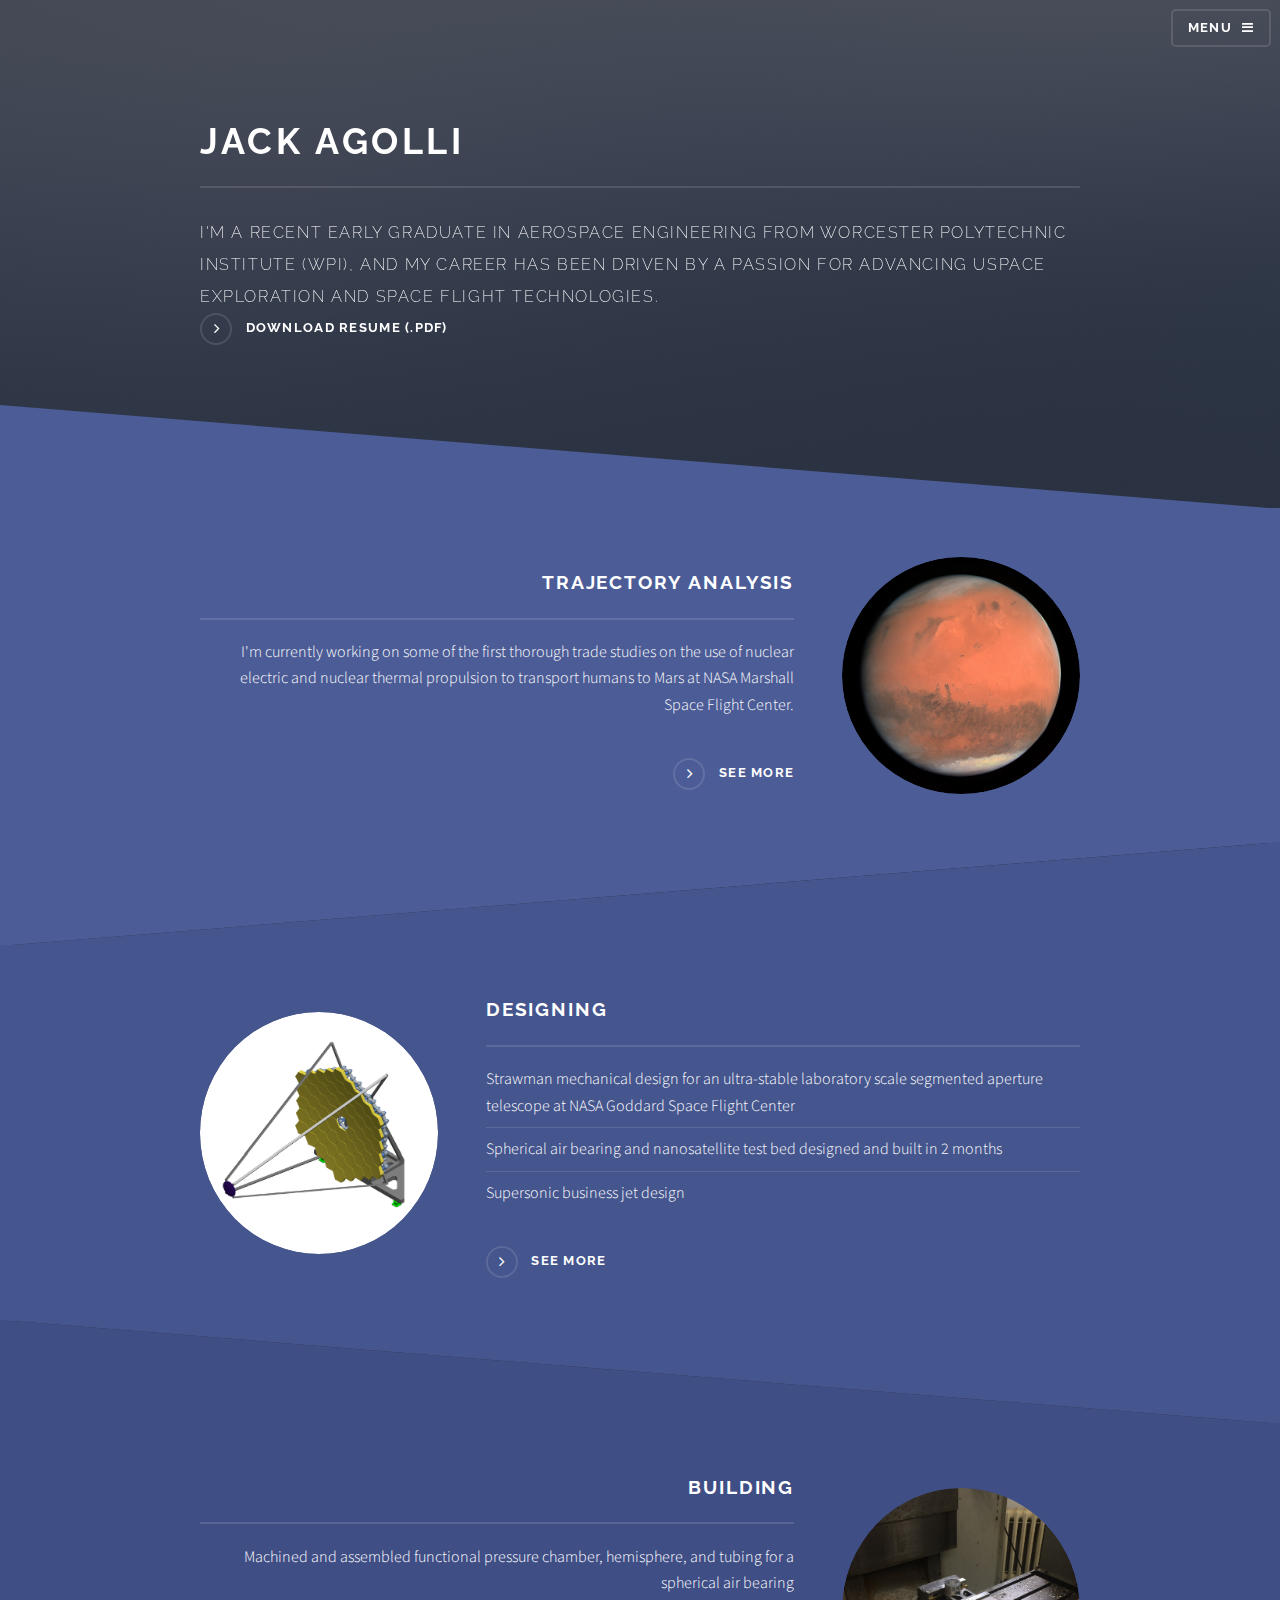
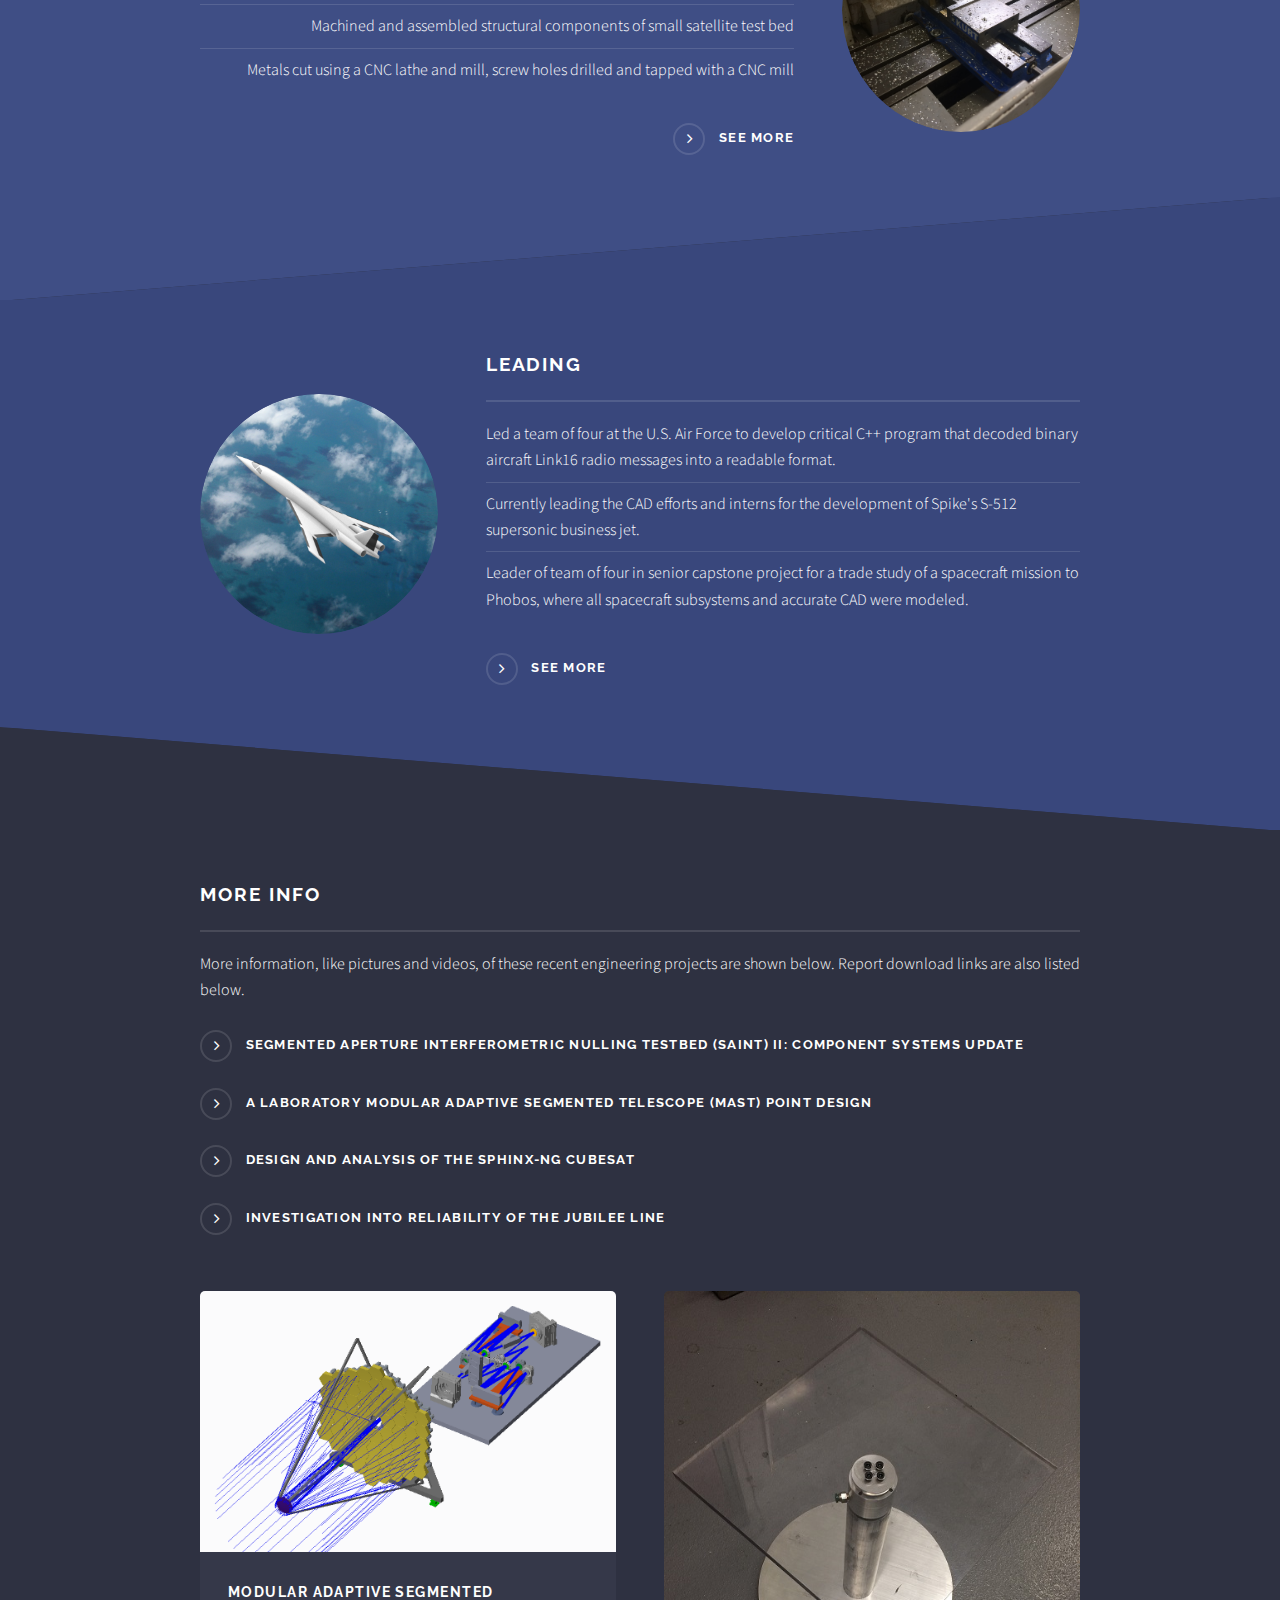
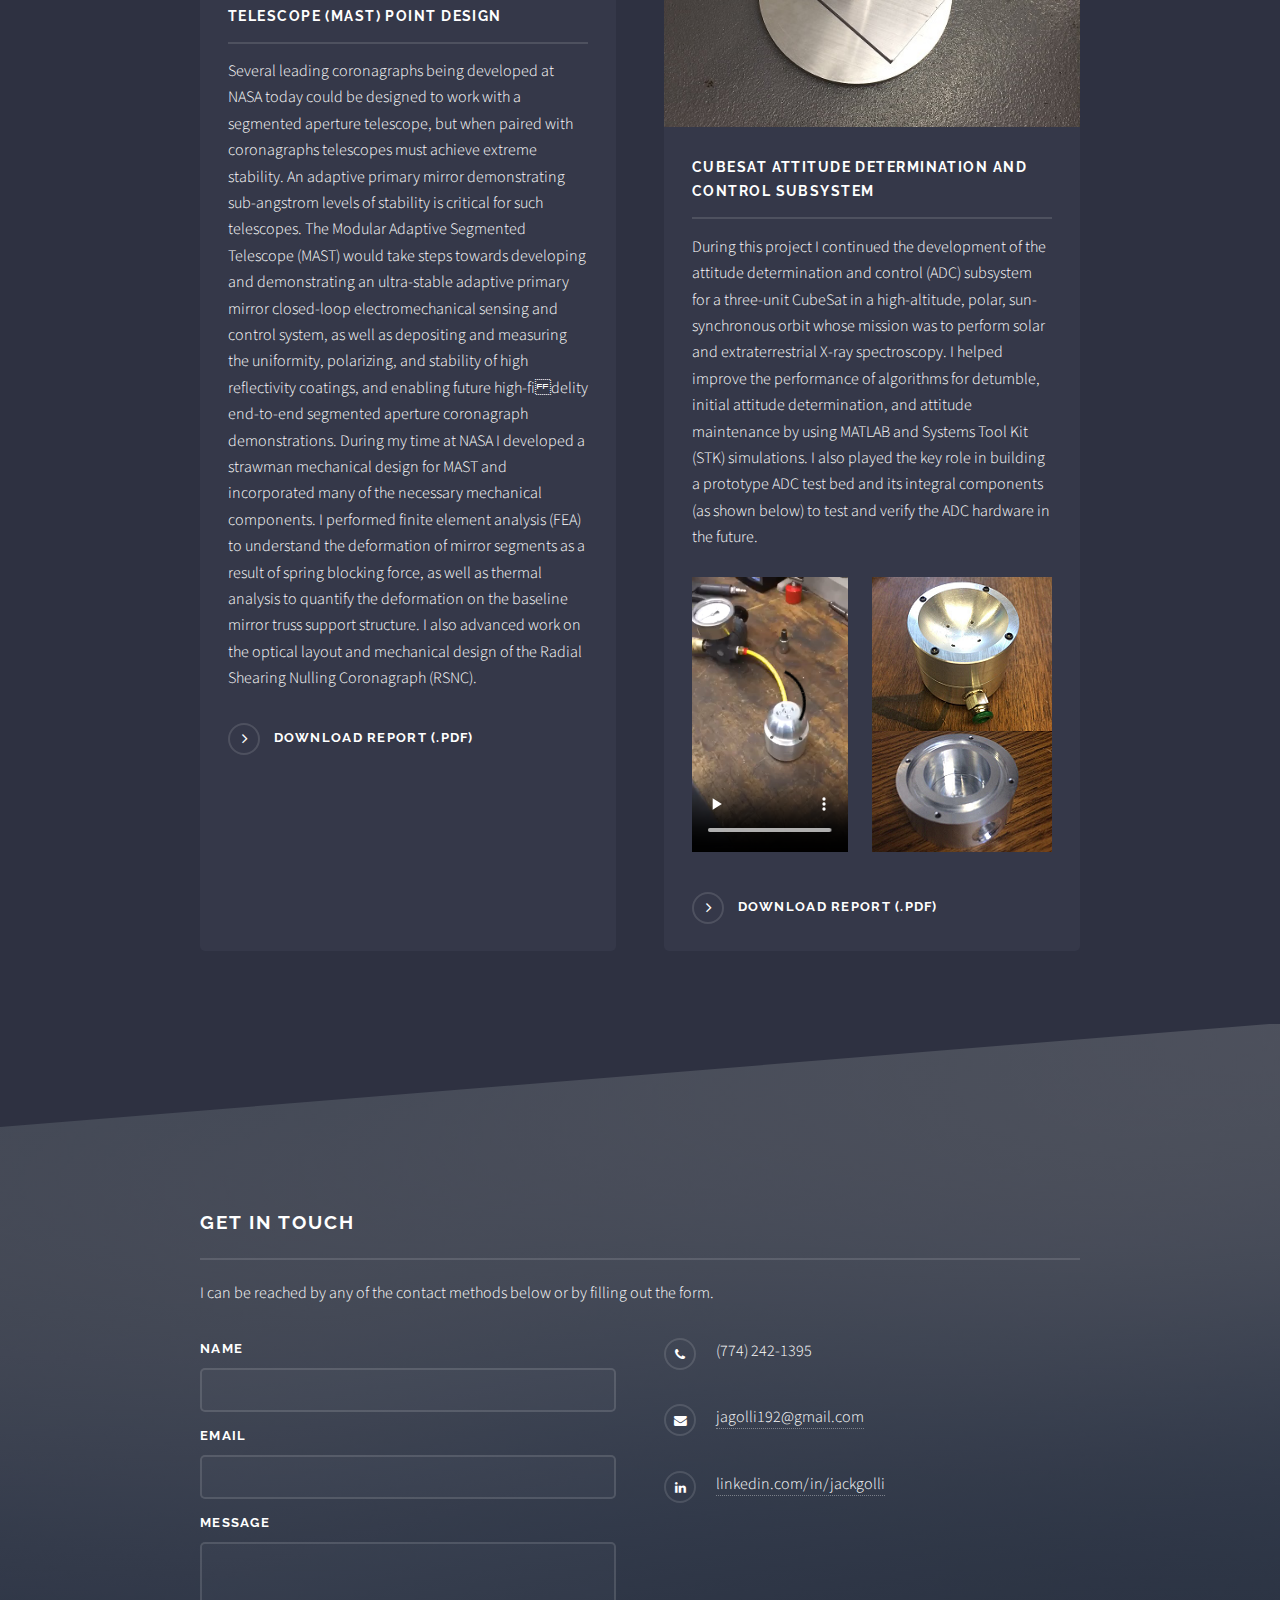
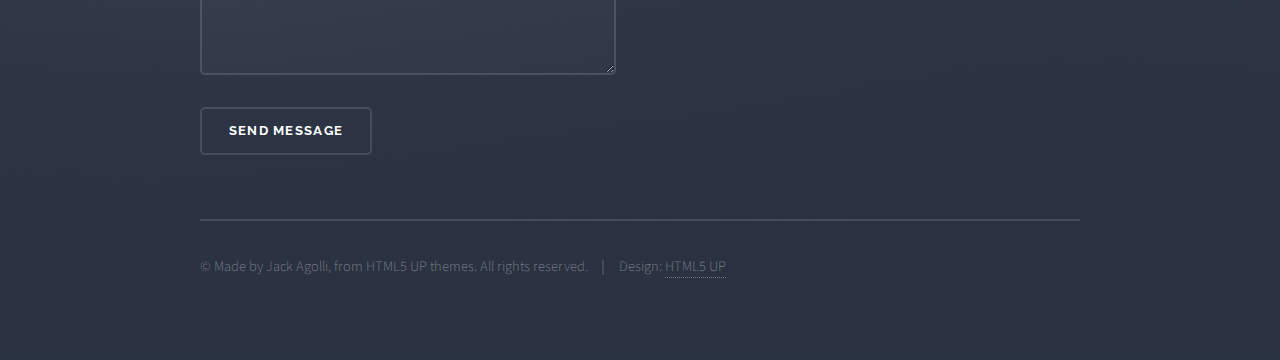
<file: index.html>
<!DOCTYPE HTML>
<!--
	Solid State by HTML5 UP
	html5up.net | @ajlkn
	Free for personal and commercial use under the CCA 3.0 license (html5up.net/license)
-->
<html>
	<head>
		<title>Jack Agolli</title>
		<meta charset="utf-8" />
		<meta name="viewport" content="width=device-width, initial-scale=1" />
		<!--[if lte IE 8]><script src="assets/js/ie/html5shiv.js"></script><![endif]-->
		<link rel="stylesheet" href="assets/css/main.css" />
		<!--[if lte IE 9]><link rel="stylesheet" href="assets/css/ie9.css" /><![endif]-->
		<!--[if lte IE 8]><link rel="stylesheet" href="assets/css/ie8.css" /><![endif]-->
	</head>
	<body>

		<!-- Page Wrapper -->
			<div id="page-wrapper">

				<!-- Header -->
					<header id="header" class="alt">
						<h1><a href="index.html">Jack Agolli</a></h1>
						<nav>
							<a href="#menu">Menu</a>
						</nav>
					</header>

				<!-- Menu -->
					<nav id="menu">
						<div class="inner">
							<h2>Menu</h2>
							<ul class="links">
								<li><a href="index.html">Home</a></li>
								<li><a href="https://www.linkedin.com/in/jackagolli/">LinkedIn</a></li>
							</ul>
							<a href="#" class="close">Close</a>
						</div>
					</nav>

				<!-- Banner -->
					<section id="banner">
						<div class="inner">
							<!-- <div class="logo"><span class="icon fa-diamond"></span></div> -->
							<h2>Jack Agolli</h2>
							<p>I'm a recent early graduate in aerospace engineering from Worcester Polytechnic Institute (WPI), and my career has been driven by a passion for advancing uspace exploration and space flight technologies.
								<a href="files/resume.pdf" class="special"><nr>Download resume (.pdf)</a>
							</p>
						</div>
					</section>

				<!-- Wrapper -->
					<section id="wrapper">

							<!-- First -->
								<section id="one" class="wrapper alt spotlight style1">
									<div class="inner">
										<a class="image"><img src="images/mars.jpg" alt="" /></a>
										<div class="content">
											<h2 class="major">Trajectory Analysis</h2>
											<div class="row">
												<div class="12u 12u$(medium)">
													<ul class="alt">
														<li>I'm currently working on some of the first thorough trade studies on the use of nuclear electric and nuclear thermal propulsion to transport humans to Mars at NASA Marshall Space Flight Center.</li>
													</ul>
												</div>
											</div>
											<a href="index.html#anchor" class="special">See more</a>
										</div>
									</div>
								</section>
						<!-- One -->
							<section id="two" class="wrapper spotlight style2">
								<div class="inner">
									<a class="image"><img src="images/nasa.png" alt="" /></a>
									<div class="content">
										<h2 class="major">Designing</h2>
											<div class="row">
												<div class="12u 12u$(medium)">
													<ul class="alt">
														<li>Strawman mechanical design for an ultra-stable laboratory scale segmented aperture telescope at NASA Goddard Space Flight Center</li>
														<li>Spherical air bearing and nanosatellite test bed designed and built in 2 months</li>
														<li>Supersonic business jet design</li>
													</ul>
												</div>
											</div>
										 <a href="index.html#anchor" class="special">See more</a>
									</div>
								</div>
							</section>

						<!-- Two -->
							<section id="three" class="wrapper alt spotlight style3">
								<div class="inner">
									<a class="image"><img src="images/cnc.JPG" alt="" /></a>
									<div class="content">
										<h2 class="major">Building</h2>
										<div class="row">
											<div class="12u 12u$(medium)">
												<ul class="alt">
													<li>Machined and assembled functional pressure chamber, hemisphere, and tubing for a spherical air bearing</li>
													<li>Machined and assembled structural components of small satellite test bed</li>
													<li>Metals cut using a CNC lathe and mill, screw holes drilled and tapped with a CNC mill</li>
												</ul>
											</div>
										</div>
										<a href="index.html#anchor" class="special">See more</a>
									</div>
								</div>
							</section>

						<!-- Three -->
							<section id="four" class="wrapper spotlight style4">
								<div class="inner">
									<a class="image"><img src="images/s512.png" alt="" /></a>
									<div class="content">
											<h2 class="major">Leading</h2>
										<div class="row">
											<div class="12u 12u$(medium)">
												<ul class="alt">
													<li>Led a team of four at the U.S. Air Force to develop critical C++ program that decoded binary aircraft Link16 radio messages into a readable format.</li>
													<li>Currently leading the CAD efforts and interns for the development of Spike's S-512 supersonic business jet.</li>
													<li>Leader of team of four in senior capstone project for a trade study of a spacecraft mission to Phobos, where all spacecraft subsystems and accurate CAD were modeled.</li>
												</ul>
											</div>
										</div>
										<a href="index.html#anchor" class="special">See more</a>
									</div>
								</div>
							</section>

						<!-- Four -->
							<section id="four" class="wrapper alt style1">
								<div class="inner">
									<h2 class="major" id="anchor">More Info</h2>
									<p>More information, like pictures and videos, of these recent engineering projects are shown below. Report download links are also listed below. <br><br>

									<a href="http://spie.org/Publications/Proceedings/Paper/10.1117/12.2273905" class="special">Segmented Aperture Interferometric Nulling Testbed (SAINT) II: component systems update</a>
									<a href="files/MAST_finalreport.pdf" class="special">A Laboratory Modular Adaptive Segmented Telescope (MAST) Point Design</a>
									<a href="https://web.wpi.edu/Pubs/E-project/Available/E-project-030217-122735/" class="special">Design and Analysis of the Sphinx-NG CubeSat</a>
									<a href="https://web.wpi.edu/Pubs/E-project/Available/E-project-042717-142011/" class="special">Investigation into Reliability of the Jubilee Line</a>


									</p>
									<section class="features">
										<article >
											<a class="image"><img src="images/final.PNG" alt="" /></a>
											<h3 class="major">Modular Adaptive Segmented Telescope (MAST) Point Design</h3>
											<p>Several leading coronagraphs being developed at NASA today could be designed to work with a segmented aperture telescope, but when paired with coronagraphs telescopes must achieve extreme stability. An adaptive primary mirror demonstrating sub-angstrom levels of stability is critical for such telescopes. The Modular Adaptive Segmented Telescope (MAST) would take steps towards developing and demonstrating an ultra-stable adaptive primary mirror closed-loop electromechanical sensing and control system, as well as depositing and measuring the uniformity, polarizing, and stability of high reflectivity coatings, and enabling future high-fidelity end-to-end segmented aperture coronagraph demonstrations. During my time at NASA I developed a strawman mechanical design for MAST and incorporated many of the necessary mechanical components. I performed finite element analysis (FEA) to understand the deformation of mirror segments as a result of spring blocking force, as well as thermal analysis to quantify the deformation on the baseline mirror truss support structure. I also advanced work on the optical layout and mechanical design of the Radial Shearing Nulling Coronagraph (RSNC).
											</p>
											<a href="files/MAST_finalreport.pdf" class="special">Download report (.pdf)</a>

										</article>
										<article>
											<a class="image"><img src="images/testbed.JPG" alt="" /></a>
											<h3 class="major">CubeSat Attitude Determination and Control Subsystem</h3>
											<p>During this project I continued the development of the attitude determination and control (ADC) subsystem for a three-unit CubeSat in a high-altitude, polar, sun-synchronous orbit whose mission was to perform solar and extraterrestrial X-ray spectroscopy. I helped improve the performance of algorithms for detumble, initial attitude determination, and attitude maintenance by using MATLAB and Systems Tool Kit (STK) simulations. I also played the key role in building a prototype ADC test bed and its integral components (as shown below) to test and verify the ADC hardware in the future.
											<br><br>
											<video controls height="275">  <source src="images/bearing.mp4" type="video/mp4"> </video>
											<img src="images/airbearing.png" align="right" alt="" />
											</p>
											<a href="https://web.wpi.edu/Pubs/E-project/Available/E-project-030217-122735/" class="special">Download report (.pdf)</a>
										</article>
										<!-- <article>
											<a href="#" class="image"><img src="images/" alt="" /></a>
											<h3 class="major">Spike Aerospace CAD Efforts</h3>
											<p>At Spike I've contributed to a wide array of engineering tasks, ranging from CAD modeling to conceptual design to 3D printing. I started as an intern in May 2016, working on 3D printing aircraft models, but due to the speed and quality of the work I produced I was involved with conceptual design and parametric CAD modeling as early as the end of 2016. After creating a parametric model of the aircraft I helped in hiring other interns for the summer of 2017. Since then I have been leading these interns in developing higher fidelity CAD models for building the demonstrator of the S-512.</p>
										</article> -->
									</section>
									<!-- <ul class="actions">
										<li><a href="#" class="button">Browse All</a></li>
									</ul>-->
								</div>
							</section>

					</section>

				<!-- Footer -->
					<section id="footer">
						<div class="inner">
							<h2 class="major">Get in touch</h2>
							<p>I can be reached by any of the contact methods below or by filling out the form.</p>
							<form method="post" action="mailto:jagolli192@gmail.com">
								<div class="field">
									<label for="name">Name</label>
									<input type="text" name="name" id="name" />
								</div>
								<div class="field">
									<label for="email">Email</label>
									<input type="email" name="email" id="email" />
								</div>
								<div class="field">
									<label for="message">Message</label>
									<textarea name="message" id="message" rows="4"></textarea>
								</div>
								<ul class="actions">
									<li><input type="submit" value="Send Message" /></li>
								</ul>
							</form>
							<ul class="contact">
								<!--<li class="fa-home">
									Untitled Inc<br />
									1234 Somewhere Road Suite #2894<br />
									Nashville, TN 00000-0000
								</li>-->
								<li class="fa-phone">(774) 242-1395</li>
								<li class="fa-envelope"><a href="mailto:jagolli192@gmail.com">jagolli192@gmail.com</a></li>
								<li class="fa-linkedin"><a href="https://www.linkedin.com/in/jackagolli/">linkedin.com/in/jackgolli</a></li>

							</ul>
							<ul class="copyright">
								<li>&copy; Made by Jack Agolli, from HTML5 UP themes. All rights reserved.</li><li>Design: <a href="http://html5up.net">HTML5 UP</a></li>
							</ul>
						</div>
					</section>

			</div>

		<!-- Scripts -->
			<script src="assets/js/skel.min.js"></script>
			<script src="assets/js/jquery.min.js"></script>
			<script src="assets/js/jquery.scrollex.min.js"></script>
			<script src="assets/js/util.js"></script>
			<!--[if lte IE 8]><script src="assets/js/ie/respond.min.js"></script><![endif]-->
			<script src="assets/js/main.js"></script>

	</body>
</html>
</file>
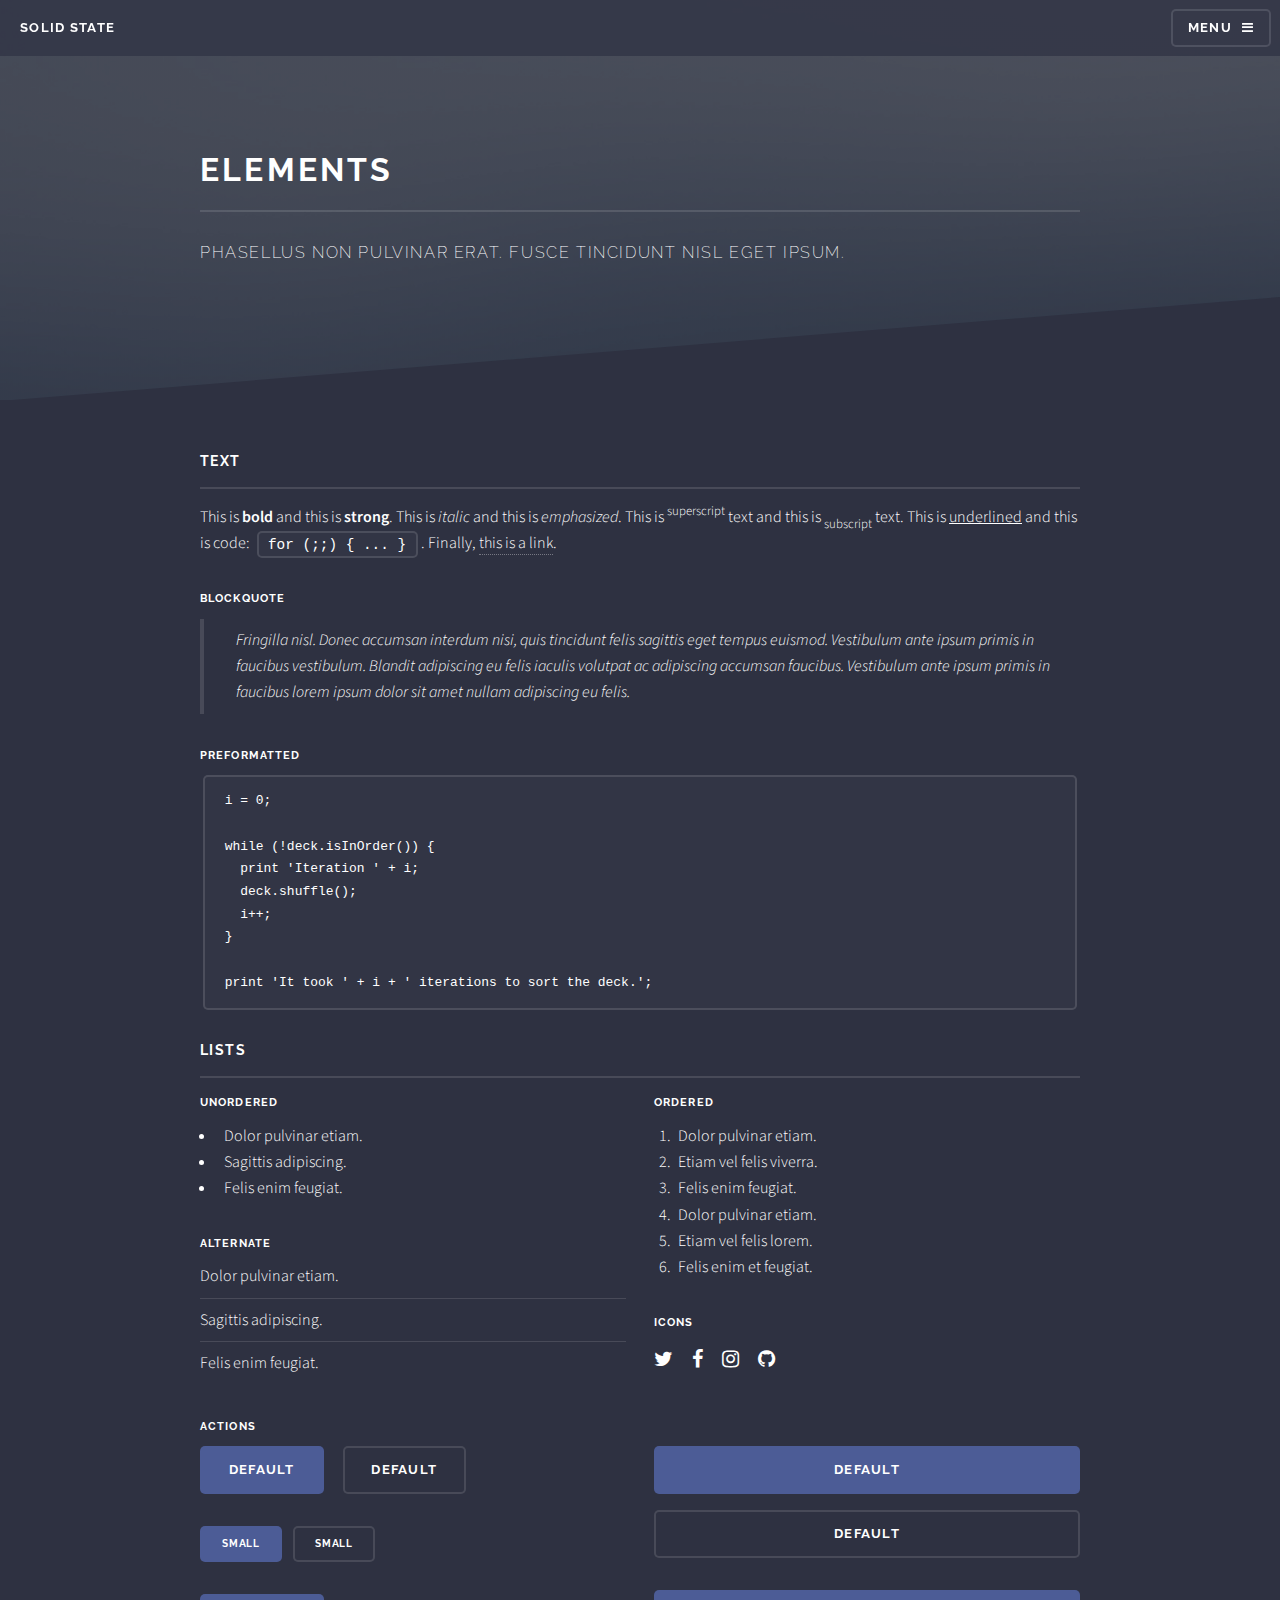
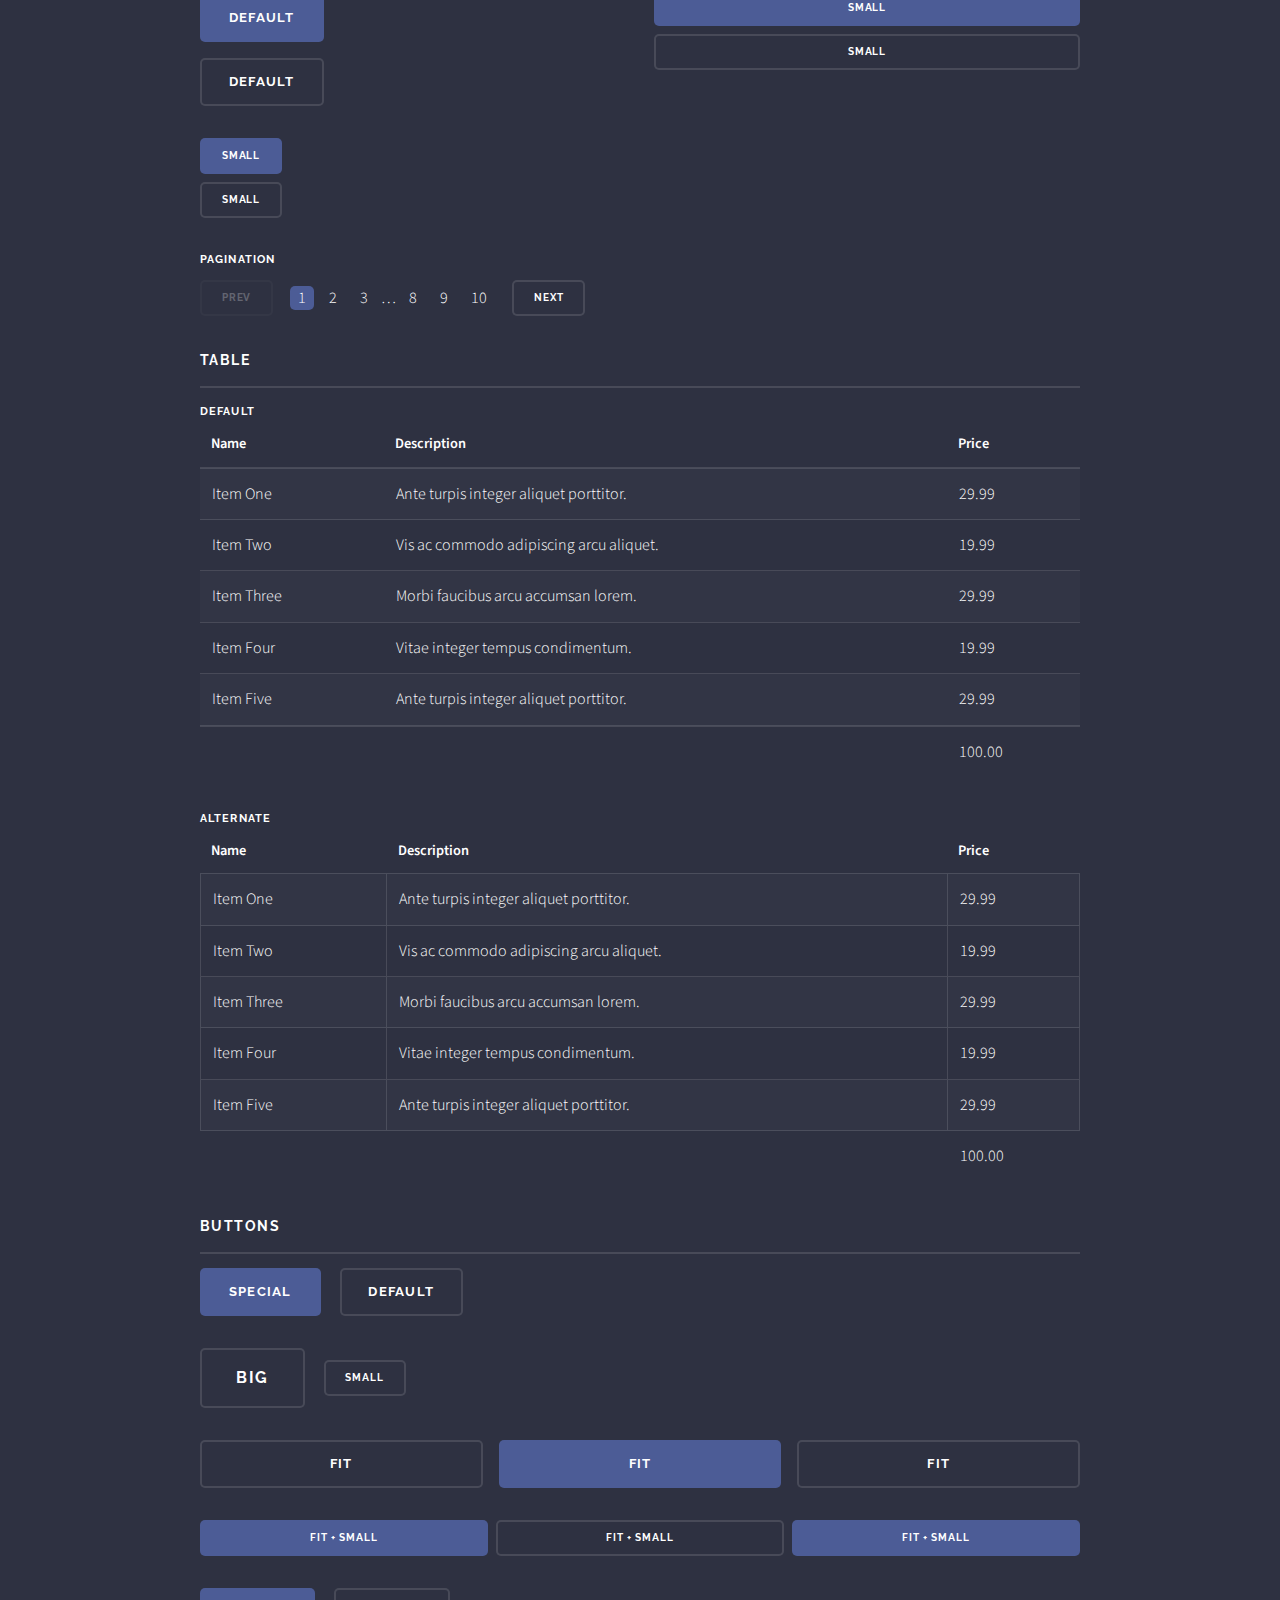
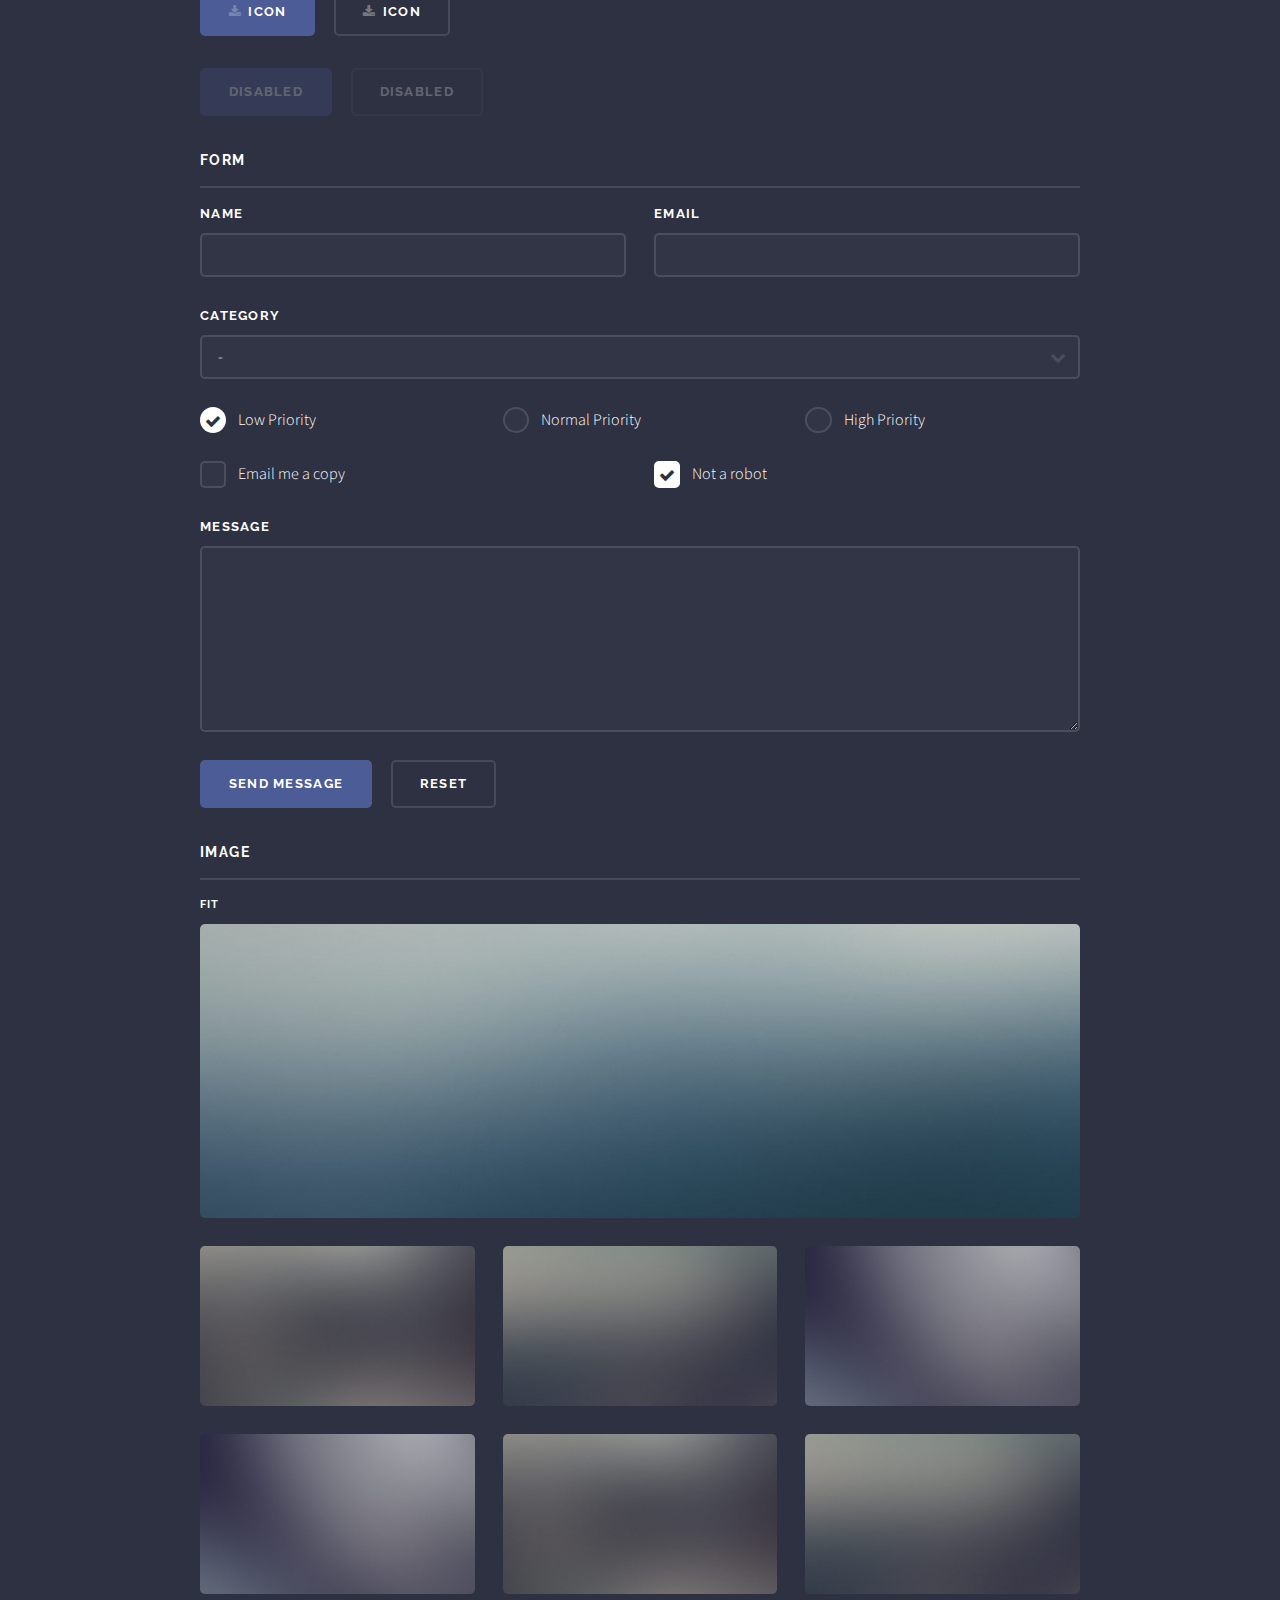
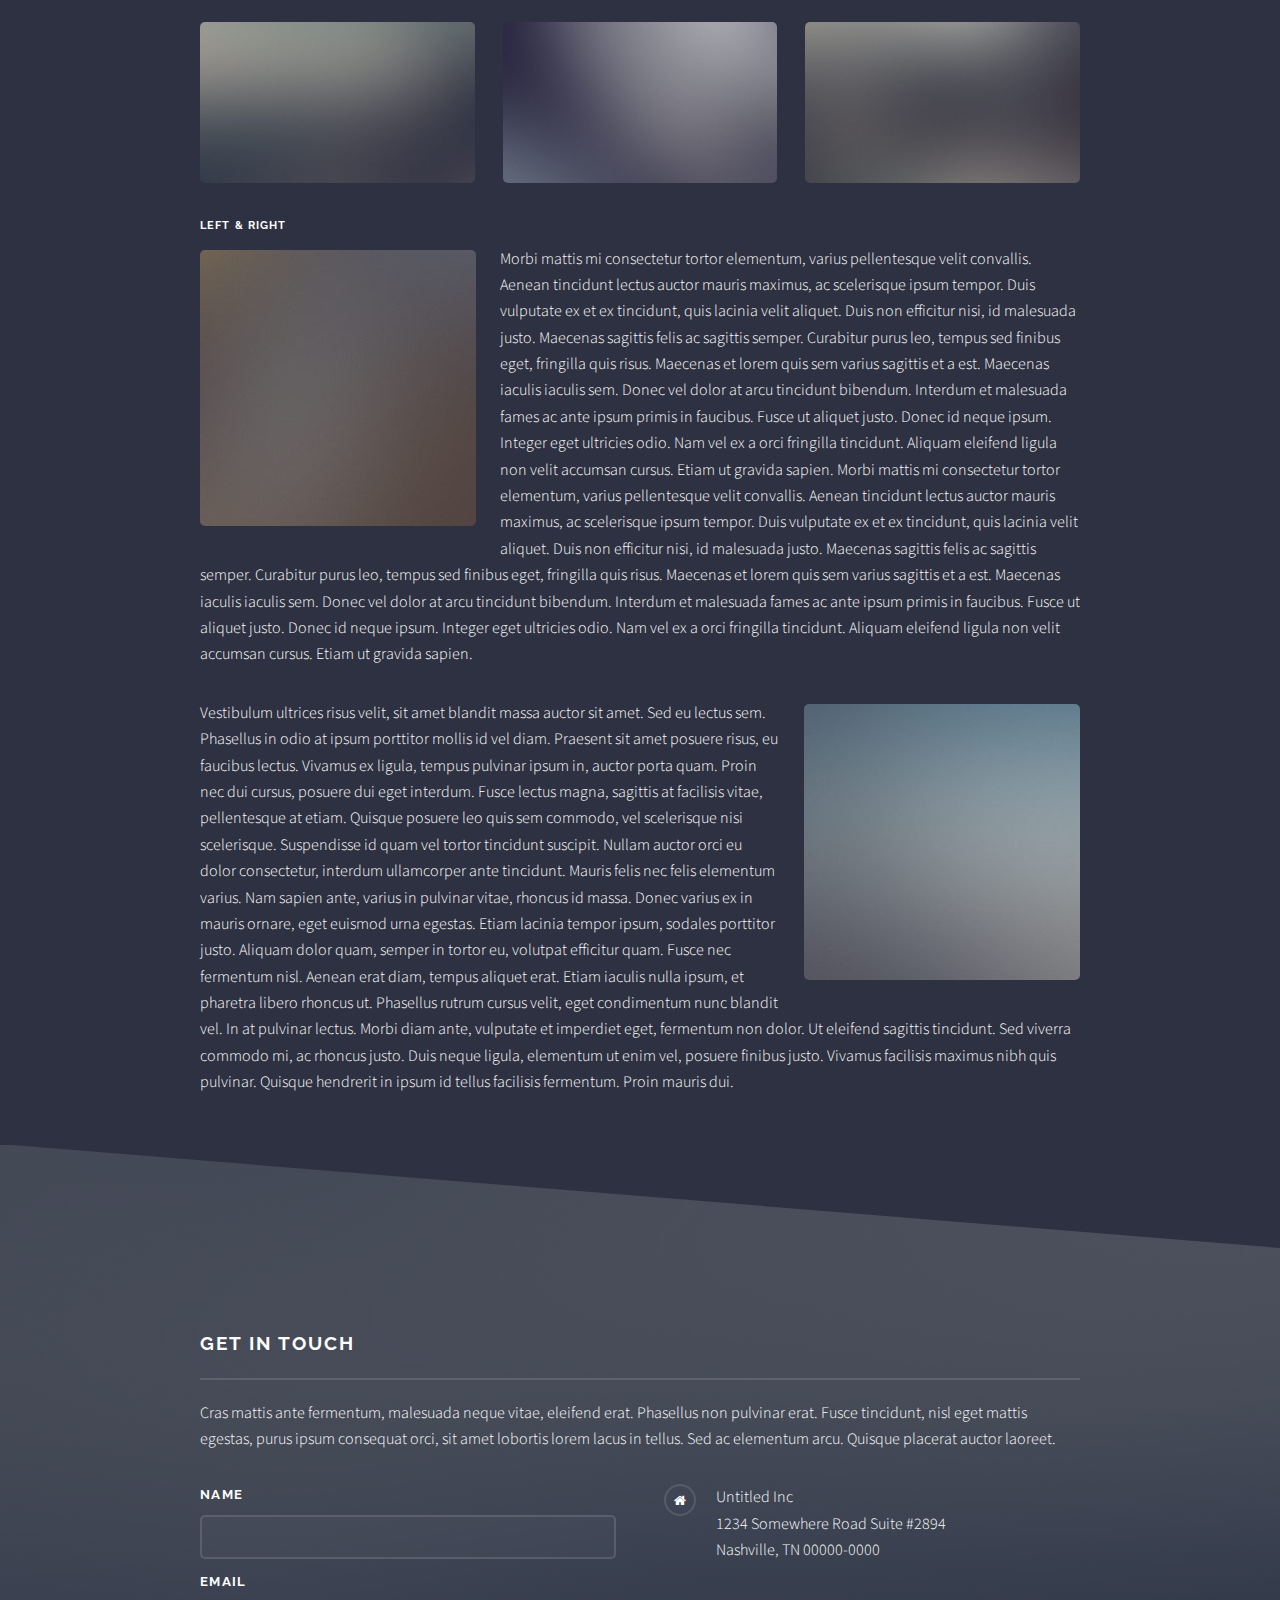
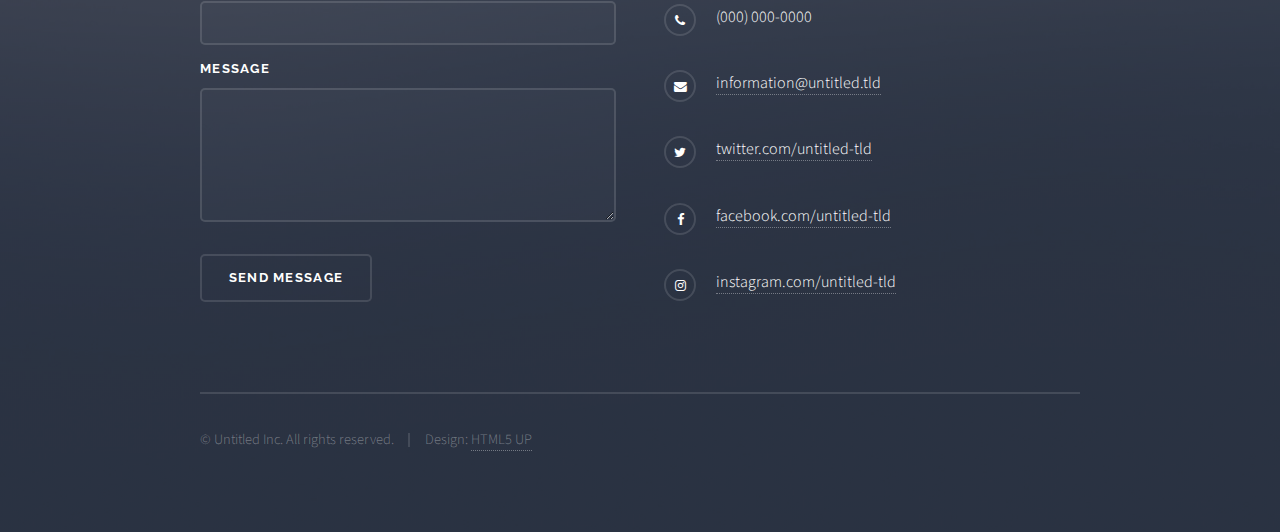
<file: elements.html>
<!DOCTYPE HTML>
<!--
	Solid State by HTML5 UP
	html5up.net | @ajlkn
	Free for personal and commercial use under the CCA 3.0 license (html5up.net/license)
-->
<html>
	<head>
		<title>Elements - Solid State by HTML5 UP</title>
		<meta charset="utf-8" />
		<meta name="viewport" content="width=device-width, initial-scale=1" />
		<!--[if lte IE 8]><script src="assets/js/ie/html5shiv.js"></script><![endif]-->
		<link rel="stylesheet" href="assets/css/main.css" />
		<!--[if lte IE 9]><link rel="stylesheet" href="assets/css/ie9.css" /><![endif]-->
		<!--[if lte IE 8]><link rel="stylesheet" href="assets/css/ie8.css" /><![endif]-->
	</head>
	<body>

		<!-- Page Wrapper -->
			<div id="page-wrapper">

				<!-- Header -->
					<header id="header">
						<h1><a href="index.html">Solid State</a></h1>
						<nav>
							<a href="#menu">Menu</a>
						</nav>
					</header>

				<!-- Menu -->
					<nav id="menu">
						<div class="inner">
							<h2>Menu</h2>
							<ul class="links">
								<li><a href="index.html">Home</a></li>
								<li><a href="generic.html">Generic</a></li>
								<li><a href="elements.html">Elements</a></li>
								<li><a href="#">Log In</a></li>
								<li><a href="#">Sign Up</a></li>
							</ul>
							<a href="#" class="close">Close</a>
						</div>
					</nav>

				<!-- Wrapper -->
					<section id="wrapper">
						<header>
							<div class="inner">
								<h2>Elements</h2>
								<p>Phasellus non pulvinar erat. Fusce tincidunt nisl eget ipsum.</p>
							</div>
						</header>

						<!-- Content -->
							<div class="wrapper">
								<div class="inner">

									<section>
										<h3 class="major">Text</h3>
										<p>This is <b>bold</b> and this is <strong>strong</strong>. This is <i>italic</i> and this is <em>emphasized</em>.
										This is <sup>superscript</sup> text and this is <sub>subscript</sub> text.
										This is <u>underlined</u> and this is code: <code>for (;;) { ... }</code>. Finally, <a href="#">this is a link</a>.</p>
										<h4>Blockquote</h4>
										<blockquote>Fringilla nisl. Donec accumsan interdum nisi, quis tincidunt felis sagittis eget tempus euismod. Vestibulum ante ipsum primis in faucibus vestibulum. Blandit adipiscing eu felis iaculis volutpat ac adipiscing accumsan faucibus. Vestibulum ante ipsum primis in faucibus lorem ipsum dolor sit amet nullam adipiscing eu felis.</blockquote>
										<h4>Preformatted</h4>
										<pre><code>i = 0;

while (!deck.isInOrder()) {
  print 'Iteration ' + i;
  deck.shuffle();
  i++;
}

print 'It took ' + i + ' iterations to sort the deck.';</code></pre>
									</section>

									<section>
										<h3 class="major">Lists</h3>
										<div class="row">
											<div class="6u 12u$(medium)">
												<h4>Unordered</h4>
												<ul>
													<li>Dolor pulvinar etiam.</li>
													<li>Sagittis adipiscing.</li>
													<li>Felis enim feugiat.</li>
												</ul>
												<h4>Alternate</h4>
												<ul class="alt">
													<li>Dolor pulvinar etiam.</li>
													<li>Sagittis adipiscing.</li>
													<li>Felis enim feugiat.</li>
												</ul>
											</div>
											<div class="6u$ 12u$(medium)">
												<h4>Ordered</h4>
												<ol>
													<li>Dolor pulvinar etiam.</li>
													<li>Etiam vel felis viverra.</li>
													<li>Felis enim feugiat.</li>
													<li>Dolor pulvinar etiam.</li>
													<li>Etiam vel felis lorem.</li>
													<li>Felis enim et feugiat.</li>
												</ol>
												<h4>Icons</h4>
												<ul class="icons">
													<li><a href="#" class="icon fa-twitter"><span class="label">Twitter</span></a></li>
													<li><a href="#" class="icon fa-facebook"><span class="label">Facebook</span></a></li>
													<li><a href="#" class="icon fa-instagram"><span class="label">Instagram</span></a></li>
													<li><a href="#" class="icon fa-github"><span class="label">Github</span></a></li>
												</ul>
											</div>
										</div>
										<h4>Actions</h4>
										<div class="row">
											<div class="6u 12u$(medium)">
												<ul class="actions">
													<li><a href="#" class="button special">Default</a></li>
													<li><a href="#" class="button">Default</a></li>
												</ul>
												<ul class="actions small">
													<li><a href="#" class="button special small">Small</a></li>
													<li><a href="#" class="button small">Small</a></li>
												</ul>
												<ul class="actions vertical">
													<li><a href="#" class="button special">Default</a></li>
													<li><a href="#" class="button">Default</a></li>
												</ul>
												<ul class="actions vertical small">
													<li><a href="#" class="button special small">Small</a></li>
													<li><a href="#" class="button small">Small</a></li>
												</ul>
											</div>
											<div class="6u 12u$(medium)">
												<ul class="actions vertical">
													<li><a href="#" class="button special fit">Default</a></li>
													<li><a href="#" class="button fit">Default</a></li>
												</ul>
												<ul class="actions vertical small">
													<li><a href="#" class="button special small fit">Small</a></li>
													<li><a href="#" class="button small fit">Small</a></li>
												</ul>
											</div>
										</div>
										<h4>Pagination</h4>
										<ul class="pagination">
											<li><span class="button small disabled">Prev</span></li>
											<li><a href="#" class="page active">1</a></li>
											<li><a href="#" class="page">2</a></li>
											<li><a href="#" class="page">3</a></li>
											<li><span>&hellip;</span></li>
											<li><a href="#" class="page">8</a></li>
											<li><a href="#" class="page">9</a></li>
											<li><a href="#" class="page">10</a></li>
											<li><a href="#" class="button small">Next</a></li>
										</ul>
									</section>

									<section>
										<h3 class="major">Table</h3>
										<h4>Default</h4>
										<div class="table-wrapper">
											<table>
												<thead>
													<tr>
														<th>Name</th>
														<th>Description</th>
														<th>Price</th>
													</tr>
												</thead>
												<tbody>
													<tr>
														<td>Item One</td>
														<td>Ante turpis integer aliquet porttitor.</td>
														<td>29.99</td>
													</tr>
													<tr>
														<td>Item Two</td>
														<td>Vis ac commodo adipiscing arcu aliquet.</td>
														<td>19.99</td>
													</tr>
													<tr>
														<td>Item Three</td>
														<td> Morbi faucibus arcu accumsan lorem.</td>
														<td>29.99</td>
													</tr>
													<tr>
														<td>Item Four</td>
														<td>Vitae integer tempus condimentum.</td>
														<td>19.99</td>
													</tr>
													<tr>
														<td>Item Five</td>
														<td>Ante turpis integer aliquet porttitor.</td>
														<td>29.99</td>
													</tr>
												</tbody>
												<tfoot>
													<tr>
														<td colspan="2"></td>
														<td>100.00</td>
													</tr>
												</tfoot>
											</table>
										</div>

										<h4>Alternate</h4>
										<div class="table-wrapper">
											<table class="alt">
												<thead>
													<tr>
														<th>Name</th>
														<th>Description</th>
														<th>Price</th>
													</tr>
												</thead>
												<tbody>
													<tr>
														<td>Item One</td>
														<td>Ante turpis integer aliquet porttitor.</td>
														<td>29.99</td>
													</tr>
													<tr>
														<td>Item Two</td>
														<td>Vis ac commodo adipiscing arcu aliquet.</td>
														<td>19.99</td>
													</tr>
													<tr>
														<td>Item Three</td>
														<td> Morbi faucibus arcu accumsan lorem.</td>
														<td>29.99</td>
													</tr>
													<tr>
														<td>Item Four</td>
														<td>Vitae integer tempus condimentum.</td>
														<td>19.99</td>
													</tr>
													<tr>
														<td>Item Five</td>
														<td>Ante turpis integer aliquet porttitor.</td>
														<td>29.99</td>
													</tr>
												</tbody>
												<tfoot>
													<tr>
														<td colspan="2"></td>
														<td>100.00</td>
													</tr>
												</tfoot>
											</table>
										</div>
									</section>

									<section>
										<h3 class="major">Buttons</h3>
										<ul class="actions">
											<li><a href="#" class="button special">Special</a></li>
											<li><a href="#" class="button">Default</a></li>
										</ul>
										<ul class="actions">
											<li><a href="#" class="button big">Big</a></li>
											<li><a href="#" class="button small">Small</a></li>
										</ul>
										<ul class="actions fit">
											<li><a href="#" class="button fit">Fit</a></li>
											<li><a href="#" class="button special fit">Fit</a></li>
											<li><a href="#" class="button fit">Fit</a></li>
										</ul>
										<ul class="actions fit small">
											<li><a href="#" class="button special fit small">Fit + Small</a></li>
											<li><a href="#" class="button fit small">Fit + Small</a></li>
											<li><a href="#" class="button special fit small">Fit + Small</a></li>
										</ul>
										<ul class="actions">
											<li><a href="#" class="button special icon fa-download">Icon</a></li>
											<li><a href="#" class="button icon fa-download">Icon</a></li>
										</ul>
										<ul class="actions">
											<li><span class="button special disabled">Disabled</span></li>
											<li><span class="button disabled">Disabled</span></li>
										</ul>
									</section>

									<section>
										<h3 class="major">Form</h3>
										<form method="post" action="#">
											<div class="row uniform">
												<div class="6u 12u$(xsmall)">
													<label for="demo-name">Name</label>
													<input type="text" name="demo-name" id="demo-name" value="" />
												</div>
												<div class="6u$ 12u$(xsmall)">
													<label for="demo-email">Email</label>
													<input type="email" name="demo-email" id="demo-email" value="" />
												</div>
												<div class="12u$">
													<label for="demo-category">Category</label>
													<div class="select-wrapper">
														<select name="demo-category" id="demo-category">
															<option value="">-</option>
															<option value="1">Manufacturing</option>
															<option value="1">Shipping</option>
															<option value="1">Administration</option>
															<option value="1">Human Resources</option>
														</select>
													</div>
												</div>
												<div class="4u 12u$(small)">
													<input type="radio" id="demo-priority-low" name="demo-priority" checked>
													<label for="demo-priority-low">Low Priority</label>
												</div>
												<div class="4u 12u$(small)">
													<input type="radio" id="demo-priority-normal" name="demo-priority">
													<label for="demo-priority-normal">Normal Priority</label>
												</div>
												<div class="4u$ 12u$(small)">
													<input type="radio" id="demo-priority-high" name="demo-priority">
													<label for="demo-priority-high">High Priority</label>
												</div>
												<div class="6u 12u$(small)">
													<input type="checkbox" id="demo-copy" name="demo-copy">
													<label for="demo-copy">Email me a copy</label>
												</div>
												<div class="6u$ 12u$(small)">
													<input type="checkbox" id="demo-human" name="demo-human" checked>
													<label for="demo-human">Not a robot</label>
												</div>
												<div class="12u$">
													<label for="demo-message">Message</label>
													<textarea name="demo-message" id="demo-message" rows="6"></textarea>
												</div>
												<div class="12u$">
													<ul class="actions">
														<li><input type="submit" value="Send Message" class="special" /></li>
														<li><input type="reset" value="Reset" /></li>
													</ul>
												</div>
											</div>
										</form>
									</section>

									<section>
										<h3 class="major">Image</h3>
										<h4>Fit</h4>
										<div class="box alt">
											<div class="row uniform">
												<div class="12u$"><span class="image fit"><img src="images/pic08.jpg" alt="" /></span></div>
												<div class="4u"><span class="image fit"><img src="images/pic05.jpg" alt="" /></span></div>
												<div class="4u"><span class="image fit"><img src="images/pic06.jpg" alt="" /></span></div>
												<div class="4u$"><span class="image fit"><img src="images/pic07.jpg" alt="" /></span></div>
												<div class="4u"><span class="image fit"><img src="images/pic07.jpg" alt="" /></span></div>
												<div class="4u"><span class="image fit"><img src="images/pic05.jpg" alt="" /></span></div>
												<div class="4u$"><span class="image fit"><img src="images/pic06.jpg" alt="" /></span></div>
												<div class="4u"><span class="image fit"><img src="images/pic06.jpg" alt="" /></span></div>
												<div class="4u"><span class="image fit"><img src="images/pic07.jpg" alt="" /></span></div>
												<div class="4u$"><span class="image fit"><img src="images/pic05.jpg" alt="" /></span></div>
											</div>
										</div>
										<h4>Left &amp; Right</h4>
										<p><span class="image left"><img src="images/pic01.jpg" alt="" /></span>Morbi mattis mi consectetur tortor elementum, varius pellentesque velit convallis. Aenean tincidunt lectus auctor mauris maximus, ac scelerisque ipsum tempor. Duis vulputate ex et ex tincidunt, quis lacinia velit aliquet. Duis non efficitur nisi, id malesuada justo. Maecenas sagittis felis ac sagittis semper. Curabitur purus leo, tempus sed finibus eget, fringilla quis risus. Maecenas et lorem quis sem varius sagittis et a est. Maecenas iaculis iaculis sem. Donec vel dolor at arcu tincidunt bibendum. Interdum et malesuada fames ac ante ipsum primis in faucibus. Fusce ut aliquet justo. Donec id neque ipsum. Integer eget ultricies odio. Nam vel ex a orci fringilla tincidunt. Aliquam eleifend ligula non velit accumsan cursus. Etiam ut gravida sapien. Morbi mattis mi consectetur tortor elementum, varius pellentesque velit convallis. Aenean tincidunt lectus auctor mauris maximus, ac scelerisque ipsum tempor. Duis vulputate ex et ex tincidunt, quis lacinia velit aliquet. Duis non efficitur nisi, id malesuada justo. Maecenas sagittis felis ac sagittis semper. Curabitur purus leo, tempus sed finibus eget, fringilla quis risus. Maecenas et lorem quis sem varius sagittis et a est. Maecenas iaculis iaculis sem. Donec vel dolor at arcu tincidunt bibendum. Interdum et malesuada fames ac ante ipsum primis in faucibus. Fusce ut aliquet justo. Donec id neque ipsum. Integer eget ultricies odio. Nam vel ex a orci fringilla tincidunt. Aliquam eleifend ligula non velit accumsan cursus. Etiam ut gravida sapien.</p>
										<p><span class="image right"><img src="images/pic02.jpg" alt="" /></span>Vestibulum ultrices risus velit, sit amet blandit massa auctor sit amet. Sed eu lectus sem. Phasellus in odio at ipsum porttitor mollis id vel diam. Praesent sit amet posuere risus, eu faucibus lectus. Vivamus ex ligula, tempus pulvinar ipsum in, auctor porta quam. Proin nec dui cursus, posuere dui eget interdum. Fusce lectus magna, sagittis at facilisis vitae, pellentesque at etiam. Quisque posuere leo quis sem commodo, vel scelerisque nisi scelerisque. Suspendisse id quam vel tortor tincidunt suscipit. Nullam auctor orci eu dolor consectetur, interdum ullamcorper ante tincidunt. Mauris felis nec felis elementum varius. Nam sapien ante, varius in pulvinar vitae, rhoncus id massa. Donec varius ex in mauris ornare, eget euismod urna egestas. Etiam lacinia tempor ipsum, sodales porttitor justo. Aliquam dolor quam, semper in tortor eu, volutpat efficitur quam. Fusce nec fermentum nisl. Aenean erat diam, tempus aliquet erat. Etiam iaculis nulla ipsum, et pharetra libero rhoncus ut. Phasellus rutrum cursus velit, eget condimentum nunc blandit vel. In at pulvinar lectus. Morbi diam ante, vulputate et imperdiet eget, fermentum non dolor. Ut eleifend sagittis tincidunt. Sed viverra commodo mi, ac rhoncus justo. Duis neque ligula, elementum ut enim vel, posuere finibus justo. Vivamus facilisis maximus nibh quis pulvinar. Quisque hendrerit in ipsum id tellus facilisis fermentum. Proin mauris dui.</p>
									</section>

								</div>
							</div>

					</section>

				<!-- Footer -->
					<section id="footer">
						<div class="inner">
							<h2 class="major">Get in touch</h2>
							<p>Cras mattis ante fermentum, malesuada neque vitae, eleifend erat. Phasellus non pulvinar erat. Fusce tincidunt, nisl eget mattis egestas, purus ipsum consequat orci, sit amet lobortis lorem lacus in tellus. Sed ac elementum arcu. Quisque placerat auctor laoreet.</p>
							<form method="post" action="#">
								<div class="field">
									<label for="name">Name</label>
									<input type="text" name="name" id="name" />
								</div>
								<div class="field">
									<label for="email">Email</label>
									<input type="email" name="email" id="email" />
								</div>
								<div class="field">
									<label for="message">Message</label>
									<textarea name="message" id="message" rows="4"></textarea>
								</div>
								<ul class="actions">
									<li><input type="submit" value="Send Message" /></li>
								</ul>
							</form>
							<ul class="contact">
								<li class="fa-home">
									Untitled Inc<br />
									1234 Somewhere Road Suite #2894<br />
									Nashville, TN 00000-0000
								</li>
								<li class="fa-phone">(000) 000-0000</li>
								<li class="fa-envelope"><a href="#">information@untitled.tld</a></li>
								<li class="fa-twitter"><a href="#">twitter.com/untitled-tld</a></li>
								<li class="fa-facebook"><a href="#">facebook.com/untitled-tld</a></li>
								<li class="fa-instagram"><a href="#">instagram.com/untitled-tld</a></li>
							</ul>
							<ul class="copyright">
								<li>&copy; Untitled Inc. All rights reserved.</li><li>Design: <a href="http://html5up.net">HTML5 UP</a></li>
							</ul>
						</div>
					</section>

			</div>

		<!-- Scripts -->
			<script src="assets/js/skel.min.js"></script>
			<script src="assets/js/jquery.min.js"></script>
			<script src="assets/js/jquery.scrollex.min.js"></script>
			<script src="assets/js/util.js"></script>
			<!--[if lte IE 8]><script src="assets/js/ie/respond.min.js"></script><![endif]-->
			<script src="assets/js/main.js"></script>

	</body>
</html>
</file>
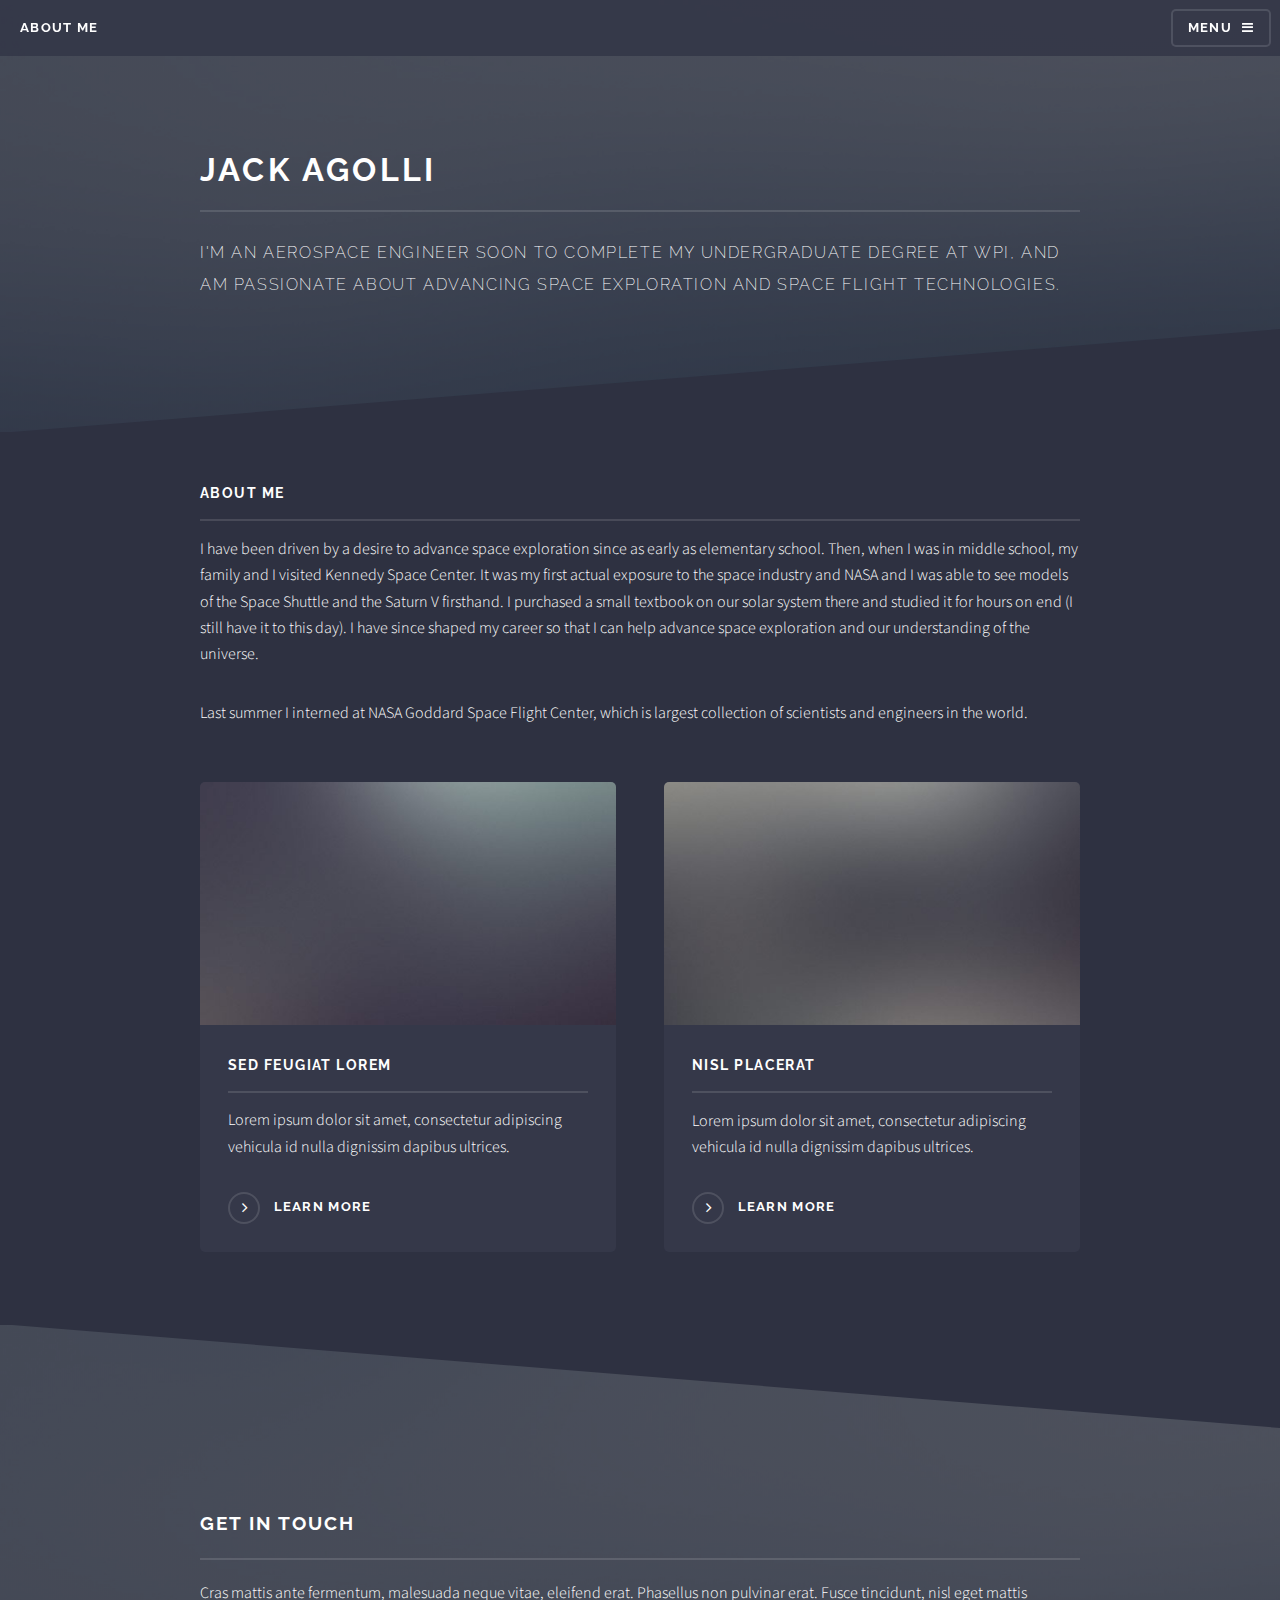
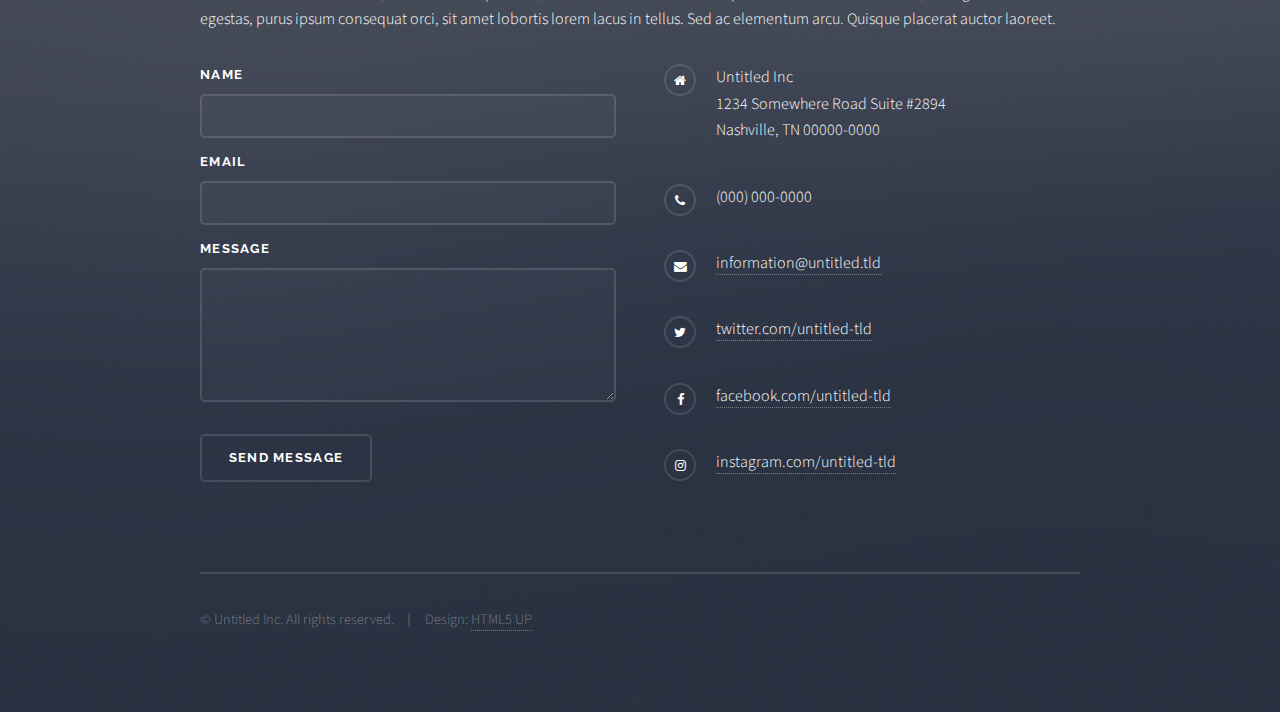
<file: generic.html>
<!DOCTYPE HTML>
<!--
	Solid State by HTML5 UP
	html5up.net | @ajlkn
	Free for personal and commercial use under the CCA 3.0 license (html5up.net/license)
-->
<html>
	<head>
		<title>Jack Agolli</title>
		<meta charset="utf-8" />
		<meta name="viewport" content="width=device-width, initial-scale=1" />
		<!--[if lte IE 8]><script src="assets/js/ie/html5shiv.js"></script><![endif]-->
		<link rel="stylesheet" href="assets/css/main.css" />
		<!--[if lte IE 9]><link rel="stylesheet" href="assets/css/ie9.css" /><![endif]-->
		<!--[if lte IE 8]><link rel="stylesheet" href="assets/css/ie8.css" /><![endif]-->
	</head>
	<body>

		<!-- Page Wrapper -->
			<div id="page-wrapper">

				<!-- Header -->
					<header id="header">
						<h1><a href="index.html">About Me</a></h1>
						<nav>
							<a href="#menu">Menu</a>
						</nav>
					</header>

				<!-- Menu -->
					<nav id="menu">
						<div class="inner">
							<h2>Menu</h2>
							<ul class="links">
								<li><a href="index.html">Home</a></li>
								<li><a href="https://www.linkedin.com/in/jackagolli/">LinkedIn</a></li>
							</ul>
							<a href="#" class="close">Close</a>
						</div>
					</nav>

				<!-- Wrapper -->
					<section id="wrapper">
						<header>
							<div class="inner">
								<h2>Jack Agolli</h2>
								<p>I'm an aerospace engineer soon to complete my undergraduate degree at WPI, and am passionate about advancing space exploration and space flight technologies.</p>
							</div>
						</header>

						<!-- Content -->
							<div class="wrapper">
								<div class="inner">

									<h3 class="major">About Me</h3>
									<p>I have been driven by a desire to advance space exploration since as early as elementary school. Then, when I was in middle school, my family and I visited Kennedy Space Center. It was my first actual exposure to the space industry and NASA and I was able to see models of the Space Shuttle and the Saturn V firsthand. I purchased a small textbook on our solar system there and studied it for hours on end (I still have it to this day). I have since shaped my career so that I can help advance space exploration and our understanding of the universe. </p>

									<p>Last summer I interned at NASA Goddard Space Flight Center, which is largest collection of scientists and engineers in the world.</p>

									<section class="features">
										<article>
											<a href="#" class="image"><img src="images/pic04.jpg" alt="" /></a>
											<h3 class="major">Sed feugiat lorem</h3>
											<p>Lorem ipsum dolor sit amet, consectetur adipiscing vehicula id nulla dignissim dapibus ultrices.</p>
											<a href="#" class="special">Learn more</a>
										</article>
										<article>
											<a href="#" class="image"><img src="images/pic05.jpg" alt="" /></a>
											<h3 class="major">Nisl placerat</h3>
											<p>Lorem ipsum dolor sit amet, consectetur adipiscing vehicula id nulla dignissim dapibus ultrices.</p>
											<a href="#" class="special">Learn more</a>
										</article>
									</section>

								</div>
							</div>

					</section>

				<!-- Footer -->
					<section id="footer">
						<div class="inner">
							<h2 class="major">Get in touch</h2>
							<p>Cras mattis ante fermentum, malesuada neque vitae, eleifend erat. Phasellus non pulvinar erat. Fusce tincidunt, nisl eget mattis egestas, purus ipsum consequat orci, sit amet lobortis lorem lacus in tellus. Sed ac elementum arcu. Quisque placerat auctor laoreet.</p>
							<form method="post" action="#">
								<div class="field">
									<label for="name">Name</label>
									<input type="text" name="name" id="name" />
								</div>
								<div class="field">
									<label for="email">Email</label>
									<input type="email" name="email" id="email" />
								</div>
								<div class="field">
									<label for="message">Message</label>
									<textarea name="message" id="message" rows="4"></textarea>
								</div>
								<ul class="actions">
									<li><input type="submit" value="Send Message" /></li>
								</ul>
							</form>
							<ul class="contact">
								<li class="fa-home">
									Untitled Inc<br />
									1234 Somewhere Road Suite #2894<br />
									Nashville, TN 00000-0000
								</li>
								<li class="fa-phone">(000) 000-0000</li>
								<li class="fa-envelope"><a href="#">information@untitled.tld</a></li>
								<li class="fa-twitter"><a href="#">twitter.com/untitled-tld</a></li>
								<li class="fa-facebook"><a href="#">facebook.com/untitled-tld</a></li>
								<li class="fa-instagram"><a href="#">instagram.com/untitled-tld</a></li>
							</ul>
							<ul class="copyright">
								<li>&copy; Untitled Inc. All rights reserved.</li><li>Design: <a href="http://html5up.net">HTML5 UP</a></li>
							</ul>
						</div>
					</section>

			</div>

		<!-- Scripts -->
			<script src="assets/js/skel.min.js"></script>
			<script src="assets/js/jquery.min.js"></script>
			<script src="assets/js/jquery.scrollex.min.js"></script>
			<script src="assets/js/util.js"></script>
			<!--[if lte IE 8]><script src="assets/js/ie/respond.min.js"></script><![endif]-->
			<script src="assets/js/main.js"></script>

	</body>
</html>
</file>
<file: assets/css/ie9.css>
/*
	Solid State by HTML5 UP
	html5up.net | @ajlkn
	Free for personal and commercial use under the CCA 3.0 license (html5up.net/license)
*/

/* Basic */

	body {
		background-color: #2e3141;
		background-image: url("../../images/bg.jpg");
		background-size: cover;
		background-attachment: fixed;
		background-position: center;
	}

		body:before {
			background: rgba(46, 49, 65, 0.8);
			content: '';
			display: block;
			height: 100%;
			left: 0;
			position: fixed;
			top: 0;
			width: 100%;
		}

		body > * {
			position: relative;
			z-index: 1;
		}

/* Features */

	.features article {
		display: inline-block;
		width: 45%;
	}

/* Menu */

	#menu .inner {
		margin: 4em auto;
	}

/* Wrapper */

	#wrapper > header {
		background: none !important;
	}

	.wrapper.spotlight .inner {
		text-align: left !important;
	}

	.wrapper.spotlight .image {
		display: inline-block;
		margin: 0 3em 2em 0 !important;
		vertical-align: middle;
		width: 24%;
	}

	.wrapper.spotlight .content {
		display: inline-block;
		vertical-align: middle;
		width: 70%;
	}

/* Banner */

	#banner {
		background: none !important;
	}

/* Footer */

	#footer {
		background: none !important;
	}

		#footer .inner form {
			display: inline-block;
			width: 45%;
		}

		#footer .inner .contact {
			display: inline-block;
			width: 45%;
		}
</file>
<file: assets/css/ie8.css>
/*
	Solid State by HTML5 UP
	html5up.net | @ajlkn
	Free for personal and commercial use under the CCA 3.0 license (html5up.net/license)
*/

/* Basic */

	body {
		-ms-behavior: url("assets/js/backgroundsize.min.htc");
	}

/* Type */

	h1.major, h2.major, h3.major, h4.major, h5.major, h6.major {
		border-bottom: solid 2px #ffffff;
	}

	blockquote {
		border-left: solid 4px #ffffff;
	}

	code {
		border: solid 2px #ffffff;
	}

	hr {
		border-bottom: solid 2px #ffffff;
	}

/* Button */

	input[type="submit"],
	input[type="reset"],
	input[type="button"],
	button,
	.button {
		position: relative;
		-ms-behavior: url("assets/js/ie/PIE.htc");
		border: solid 2px #ffffff;
	}

		input[type="submit"].special,
		input[type="reset"].special,
		input[type="button"].special,
		button.special,
		.button.special {
			border: 0;
		}

/* Form */

	input[type="text"],
	input[type="password"],
	input[type="email"],
	input[type="tel"],
	select,
	textarea {
		position: relative;
		-ms-behavior: url("assets/js/ie/PIE.htc");
		background: transparent;
		border: solid 2px #ffffff;
	}

/* Table */

	table tbody tr {
		border: solid 1px #ffffff;
		border-left: 0;
		border-right: 0;
	}

	table.alt tbody tr td {
		border: solid 1px #ffffff;
		border-left-width: 0;
		border-top-width: 0;
	}

		table.alt tbody tr td:first-child {
			border-left-width: 1px;
		}

	table.alt tbody tr:first-child td {
		border-top-width: 1px;
	}

	table.alt thead {
		border-bottom: 0;
	}

	table.alt tfoot {
		border-top: 0;
	}

/* Features */

	.features article {
		-ms-behavior: url("assets/js/ie/PIE.htc");
		position: relative;
		width: 44%;
	}

		.features article .image {
			margin-top: 0;
			margin-left: 0;
			width: 100%;
		}

/* Menu */

	#menu {
		background: #2e3141;
	}

		#menu h2 {
			border-bottom: solid 2px #ffffff;
		}

/* Header */

	#header {
		background-color: #353849;
	}

/* Wrapper */

	.wrapper {
		margin: 0;
	}

		.wrapper:before, .wrapper:after {
			display: none;
		}

		.wrapper.spotlight .image {
			-ms-behavior: url("assets/js/ie/PIE.htc");
		}

			.wrapper.spotlight .image img {
				position: relative;
				-ms-behavior: url("assets/js/ie/PIE.htc");
			}

/* Banner */

	#banner .logo .icon {
		border: solid 2px #ffffff;
		-ms-behavior: url("assets/js/ie/PIE.htc");
	}

	#banner h2 {
		border-bottom: solid 2px #ffffff;
	}

/* Footer */

	#footer .inner .copyright {
		border-top: solid 2px #ffffff;
	}

		#footer .inner .copyright li {
			border-left: solid 2px #ffffff;
		}
</file>
<file: assets/css/main.css>
@import url(font-awesome.min.css);
@import url("https://fonts.googleapis.com/css?family=Raleway:200,700|Source+Sans+Pro:300,600,300italic,600italic");

/*
	Solid State by HTML5 UP
	html5up.net | @ajlkn
	Free for personal and commercial use under the CCA 3.0 license (html5up.net/license)
*/

/* Reset */

	html, body, div, span, applet, object, iframe, h1, h2, h3, h4, h5, h6, p, blockquote, pre, a, abbr, acronym, address, big, cite, code, del, dfn, em, img, ins, kbd, q, s, samp, small, strike, strong, sub, sup, tt, var, b, u, i, center, dl, dt, dd, ol, ul, li, fieldset, form, label, legend, table, caption, tbody, tfoot, thead, tr, th, td, article, aside, canvas, details, embed, figure, figcaption, footer, header, hgroup, menu, nav, output, ruby, section, summary, time, mark, audio, video {
		margin: 0;
		padding: 0;
		border: 0;
		font-size: 100%;
		font: inherit;
		vertical-align: baseline;
	}

	article, aside, details, figcaption, figure, footer, header, hgroup, menu, nav, section {
		display: block;
	}

	body {
		line-height: 1;
	}

	ol, ul {
		list-style: none;
	}

	blockquote, q {
		quotes: none;
	}

	blockquote:before, blockquote:after, q:before, q:after {
		content: '';
		content: none;
	}

	table {
		border-collapse: collapse;
		border-spacing: 0;
	}

	body {
		-webkit-text-size-adjust: none;
	}

/* Box Model */

	*, *:before, *:after {
		-moz-box-sizing: border-box;
		-webkit-box-sizing: border-box;
		box-sizing: border-box;
	}

/* Grid */

	.row {
		border-bottom: solid 1px transparent;
		-moz-box-sizing: border-box;
		-webkit-box-sizing: border-box;
		box-sizing: border-box;
	}

	.row > * {
		float: left;
		-moz-box-sizing: border-box;
		-webkit-box-sizing: border-box;
		box-sizing: border-box;
	}

	.row:after, .row:before {
		content: '';
		display: block;
		clear: both;
		height: 0;
	}

	.row.uniform > * > :first-child {
		margin-top: 0;
	}

	.row.uniform > * > :last-child {
		margin-bottom: 0;
	}

	.row.\30 \25 > * {
		padding: 0 0 0 0em;
	}

	.row.\30 \25 {
		margin: 0 0 -1px 0em;
	}

	.row.uniform.\30 \25 > * {
		padding: 0em 0 0 0em;
	}

	.row.uniform.\30 \25 {
		margin: 0em 0 -1px 0em;
	}

	.row > * {
		padding: 0 0 0 1.75em;
	}

	.row {
		margin: 0 0 -1px -1.75em;
	}

	.row.uniform > * {
		padding: 1.75em 0 0 1.75em;
	}

	.row.uniform {
		margin: -1.75em 0 -1px -1.75em;
	}

	.row.\32 00\25 > * {
		padding: 0 0 0 3.5em;
	}

	.row.\32 00\25 {
		margin: 0 0 -1px -3.5em;
	}

	.row.uniform.\32 00\25 > * {
		padding: 3.5em 0 0 3.5em;
	}

	.row.uniform.\32 00\25 {
		margin: -3.5em 0 -1px -3.5em;
	}

	.row.\31 50\25 > * {
		padding: 0 0 0 2.625em;
	}

	.row.\31 50\25 {
		margin: 0 0 -1px -2.625em;
	}

	.row.uniform.\31 50\25 > * {
		padding: 2.625em 0 0 2.625em;
	}

	.row.uniform.\31 50\25 {
		margin: -2.625em 0 -1px -2.625em;
	}

	.row.\35 0\25 > * {
		padding: 0 0 0 0.875em;
	}

	.row.\35 0\25 {
		margin: 0 0 -1px -0.875em;
	}

	.row.uniform.\35 0\25 > * {
		padding: 0.875em 0 0 0.875em;
	}

	.row.uniform.\35 0\25 {
		margin: -0.875em 0 -1px -0.875em;
	}

	.row.\32 5\25 > * {
		padding: 0 0 0 0.4375em;
	}

	.row.\32 5\25 {
		margin: 0 0 -1px -0.4375em;
	}

	.row.uniform.\32 5\25 > * {
		padding: 0.4375em 0 0 0.4375em;
	}

	.row.uniform.\32 5\25 {
		margin: -0.4375em 0 -1px -0.4375em;
	}

	.\31 2u, .\31 2u\24 {
		width: 100%;
		clear: none;
		margin-left: 0;
	}

	.\31 1u, .\31 1u\24 {
		width: 91.6666666667%;
		clear: none;
		margin-left: 0;
	}

	.\31 0u, .\31 0u\24 {
		width: 83.3333333333%;
		clear: none;
		margin-left: 0;
	}

	.\39 u, .\39 u\24 {
		width: 75%;
		clear: none;
		margin-left: 0;
	}

	.\38 u, .\38 u\24 {
		width: 66.6666666667%;
		clear: none;
		margin-left: 0;
	}

	.\37 u, .\37 u\24 {
		width: 58.3333333333%;
		clear: none;
		margin-left: 0;
	}

	.\36 u, .\36 u\24 {
		width: 50%;
		clear: none;
		margin-left: 0;
	}

	.\35 u, .\35 u\24 {
		width: 41.6666666667%;
		clear: none;
		margin-left: 0;
	}

	.\34 u, .\34 u\24 {
		width: 33.3333333333%;
		clear: none;
		margin-left: 0;
	}

	.\33 u, .\33 u\24 {
		width: 25%;
		clear: none;
		margin-left: 0;
	}

	.\32 u, .\32 u\24 {
		width: 16.6666666667%;
		clear: none;
		margin-left: 0;
	}

	.\31 u, .\31 u\24 {
		width: 8.3333333333%;
		clear: none;
		margin-left: 0;
	}

	.\31 2u\24 + *,
	.\31 1u\24 + *,
	.\31 0u\24 + *,
	.\39 u\24 + *,
	.\38 u\24 + *,
	.\37 u\24 + *,
	.\36 u\24 + *,
	.\35 u\24 + *,
	.\34 u\24 + *,
	.\33 u\24 + *,
	.\32 u\24 + *,
	.\31 u\24 + * {
		clear: left;
	}

	.\-11u {
		margin-left: 91.66667%;
	}

	.\-10u {
		margin-left: 83.33333%;
	}

	.\-9u {
		margin-left: 75%;
	}

	.\-8u {
		margin-left: 66.66667%;
	}

	.\-7u {
		margin-left: 58.33333%;
	}

	.\-6u {
		margin-left: 50%;
	}

	.\-5u {
		margin-left: 41.66667%;
	}

	.\-4u {
		margin-left: 33.33333%;
	}

	.\-3u {
		margin-left: 25%;
	}

	.\-2u {
		margin-left: 16.66667%;
	}

	.\-1u {
		margin-left: 8.33333%;
	}

	@media screen and (max-width: 1680px) {

		.row > * {
			padding: 0 0 0 1.75em;
		}

		.row {
			margin: 0 0 -1px -1.75em;
		}

		.row.uniform > * {
			padding: 1.75em 0 0 1.75em;
		}

		.row.uniform {
			margin: -1.75em 0 -1px -1.75em;
		}

		.row.\32 00\25 > * {
			padding: 0 0 0 3.5em;
		}

		.row.\32 00\25 {
			margin: 0 0 -1px -3.5em;
		}

		.row.uniform.\32 00\25 > * {
			padding: 3.5em 0 0 3.5em;
		}

		.row.uniform.\32 00\25 {
			margin: -3.5em 0 -1px -3.5em;
		}

		.row.\31 50\25 > * {
			padding: 0 0 0 2.625em;
		}

		.row.\31 50\25 {
			margin: 0 0 -1px -2.625em;
		}

		.row.uniform.\31 50\25 > * {
			padding: 2.625em 0 0 2.625em;
		}

		.row.uniform.\31 50\25 {
			margin: -2.625em 0 -1px -2.625em;
		}

		.row.\35 0\25 > * {
			padding: 0 0 0 0.875em;
		}

		.row.\35 0\25 {
			margin: 0 0 -1px -0.875em;
		}

		.row.uniform.\35 0\25 > * {
			padding: 0.875em 0 0 0.875em;
		}

		.row.uniform.\35 0\25 {
			margin: -0.875em 0 -1px -0.875em;
		}

		.row.\32 5\25 > * {
			padding: 0 0 0 0.4375em;
		}

		.row.\32 5\25 {
			margin: 0 0 -1px -0.4375em;
		}

		.row.uniform.\32 5\25 > * {
			padding: 0.4375em 0 0 0.4375em;
		}

		.row.uniform.\32 5\25 {
			margin: -0.4375em 0 -1px -0.4375em;
		}

		.\31 2u\28xlarge\29, .\31 2u\24\28xlarge\29 {
			width: 100%;
			clear: none;
			margin-left: 0;
		}

		.\31 1u\28xlarge\29, .\31 1u\24\28xlarge\29 {
			width: 91.6666666667%;
			clear: none;
			margin-left: 0;
		}

		.\31 0u\28xlarge\29, .\31 0u\24\28xlarge\29 {
			width: 83.3333333333%;
			clear: none;
			margin-left: 0;
		}

		.\39 u\28xlarge\29, .\39 u\24\28xlarge\29 {
			width: 75%;
			clear: none;
			margin-left: 0;
		}

		.\38 u\28xlarge\29, .\38 u\24\28xlarge\29 {
			width: 66.6666666667%;
			clear: none;
			margin-left: 0;
		}

		.\37 u\28xlarge\29, .\37 u\24\28xlarge\29 {
			width: 58.3333333333%;
			clear: none;
			margin-left: 0;
		}

		.\36 u\28xlarge\29, .\36 u\24\28xlarge\29 {
			width: 50%;
			clear: none;
			margin-left: 0;
		}

		.\35 u\28xlarge\29, .\35 u\24\28xlarge\29 {
			width: 41.6666666667%;
			clear: none;
			margin-left: 0;
		}

		.\34 u\28xlarge\29, .\34 u\24\28xlarge\29 {
			width: 33.3333333333%;
			clear: none;
			margin-left: 0;
		}

		.\33 u\28xlarge\29, .\33 u\24\28xlarge\29 {
			width: 25%;
			clear: none;
			margin-left: 0;
		}

		.\32 u\28xlarge\29, .\32 u\24\28xlarge\29 {
			width: 16.6666666667%;
			clear: none;
			margin-left: 0;
		}

		.\31 u\28xlarge\29, .\31 u\24\28xlarge\29 {
			width: 8.3333333333%;
			clear: none;
			margin-left: 0;
		}

		.\31 2u\24\28xlarge\29 + *,
		.\31 1u\24\28xlarge\29 + *,
		.\31 0u\24\28xlarge\29 + *,
		.\39 u\24\28xlarge\29 + *,
		.\38 u\24\28xlarge\29 + *,
		.\37 u\24\28xlarge\29 + *,
		.\36 u\24\28xlarge\29 + *,
		.\35 u\24\28xlarge\29 + *,
		.\34 u\24\28xlarge\29 + *,
		.\33 u\24\28xlarge\29 + *,
		.\32 u\24\28xlarge\29 + *,
		.\31 u\24\28xlarge\29 + * {
			clear: left;
		}

		.\-11u\28xlarge\29 {
			margin-left: 91.66667%;
		}

		.\-10u\28xlarge\29 {
			margin-left: 83.33333%;
		}

		.\-9u\28xlarge\29 {
			margin-left: 75%;
		}

		.\-8u\28xlarge\29 {
			margin-left: 66.66667%;
		}

		.\-7u\28xlarge\29 {
			margin-left: 58.33333%;
		}

		.\-6u\28xlarge\29 {
			margin-left: 50%;
		}

		.\-5u\28xlarge\29 {
			margin-left: 41.66667%;
		}

		.\-4u\28xlarge\29 {
			margin-left: 33.33333%;
		}

		.\-3u\28xlarge\29 {
			margin-left: 25%;
		}

		.\-2u\28xlarge\29 {
			margin-left: 16.66667%;
		}

		.\-1u\28xlarge\29 {
			margin-left: 8.33333%;
		}

	}

	@media screen and (max-width: 1280px) {

		.row > * {
			padding: 0 0 0 1.75em;
		}

		.row {
			margin: 0 0 -1px -1.75em;
		}

		.row.uniform > * {
			padding: 1.75em 0 0 1.75em;
		}

		.row.uniform {
			margin: -1.75em 0 -1px -1.75em;
		}

		.row.\32 00\25 > * {
			padding: 0 0 0 3.5em;
		}

		.row.\32 00\25 {
			margin: 0 0 -1px -3.5em;
		}

		.row.uniform.\32 00\25 > * {
			padding: 3.5em 0 0 3.5em;
		}

		.row.uniform.\32 00\25 {
			margin: -3.5em 0 -1px -3.5em;
		}

		.row.\31 50\25 > * {
			padding: 0 0 0 2.625em;
		}

		.row.\31 50\25 {
			margin: 0 0 -1px -2.625em;
		}

		.row.uniform.\31 50\25 > * {
			padding: 2.625em 0 0 2.625em;
		}

		.row.uniform.\31 50\25 {
			margin: -2.625em 0 -1px -2.625em;
		}

		.row.\35 0\25 > * {
			padding: 0 0 0 0.875em;
		}

		.row.\35 0\25 {
			margin: 0 0 -1px -0.875em;
		}

		.row.uniform.\35 0\25 > * {
			padding: 0.875em 0 0 0.875em;
		}

		.row.uniform.\35 0\25 {
			margin: -0.875em 0 -1px -0.875em;
		}

		.row.\32 5\25 > * {
			padding: 0 0 0 0.4375em;
		}

		.row.\32 5\25 {
			margin: 0 0 -1px -0.4375em;
		}

		.row.uniform.\32 5\25 > * {
			padding: 0.4375em 0 0 0.4375em;
		}

		.row.uniform.\32 5\25 {
			margin: -0.4375em 0 -1px -0.4375em;
		}

		.\31 2u\28large\29, .\31 2u\24\28large\29 {
			width: 100%;
			clear: none;
			margin-left: 0;
		}

		.\31 1u\28large\29, .\31 1u\24\28large\29 {
			width: 91.6666666667%;
			clear: none;
			margin-left: 0;
		}

		.\31 0u\28large\29, .\31 0u\24\28large\29 {
			width: 83.3333333333%;
			clear: none;
			margin-left: 0;
		}

		.\39 u\28large\29, .\39 u\24\28large\29 {
			width: 75%;
			clear: none;
			margin-left: 0;
		}

		.\38 u\28large\29, .\38 u\24\28large\29 {
			width: 66.6666666667%;
			clear: none;
			margin-left: 0;
		}

		.\37 u\28large\29, .\37 u\24\28large\29 {
			width: 58.3333333333%;
			clear: none;
			margin-left: 0;
		}

		.\36 u\28large\29, .\36 u\24\28large\29 {
			width: 50%;
			clear: none;
			margin-left: 0;
		}

		.\35 u\28large\29, .\35 u\24\28large\29 {
			width: 41.6666666667%;
			clear: none;
			margin-left: 0;
		}

		.\34 u\28large\29, .\34 u\24\28large\29 {
			width: 33.3333333333%;
			clear: none;
			margin-left: 0;
		}

		.\33 u\28large\29, .\33 u\24\28large\29 {
			width: 25%;
			clear: none;
			margin-left: 0;
		}

		.\32 u\28large\29, .\32 u\24\28large\29 {
			width: 16.6666666667%;
			clear: none;
			margin-left: 0;
		}

		.\31 u\28large\29, .\31 u\24\28large\29 {
			width: 8.3333333333%;
			clear: none;
			margin-left: 0;
		}

		.\31 2u\24\28large\29 + *,
		.\31 1u\24\28large\29 + *,
		.\31 0u\24\28large\29 + *,
		.\39 u\24\28large\29 + *,
		.\38 u\24\28large\29 + *,
		.\37 u\24\28large\29 + *,
		.\36 u\24\28large\29 + *,
		.\35 u\24\28large\29 + *,
		.\34 u\24\28large\29 + *,
		.\33 u\24\28large\29 + *,
		.\32 u\24\28large\29 + *,
		.\31 u\24\28large\29 + * {
			clear: left;
		}

		.\-11u\28large\29 {
			margin-left: 91.66667%;
		}

		.\-10u\28large\29 {
			margin-left: 83.33333%;
		}

		.\-9u\28large\29 {
			margin-left: 75%;
		}

		.\-8u\28large\29 {
			margin-left: 66.66667%;
		}

		.\-7u\28large\29 {
			margin-left: 58.33333%;
		}

		.\-6u\28large\29 {
			margin-left: 50%;
		}

		.\-5u\28large\29 {
			margin-left: 41.66667%;
		}

		.\-4u\28large\29 {
			margin-left: 33.33333%;
		}

		.\-3u\28large\29 {
			margin-left: 25%;
		}

		.\-2u\28large\29 {
			margin-left: 16.66667%;
		}

		.\-1u\28large\29 {
			margin-left: 8.33333%;
		}

	}

	@media screen and (max-width: 980px) {

		.row > * {
			padding: 0 0 0 1.75em;
		}

		.row {
			margin: 0 0 -1px -1.75em;
		}

		.row.uniform > * {
			padding: 1.75em 0 0 1.75em;
		}

		.row.uniform {
			margin: -1.75em 0 -1px -1.75em;
		}

		.row.\32 00\25 > * {
			padding: 0 0 0 3.5em;
		}

		.row.\32 00\25 {
			margin: 0 0 -1px -3.5em;
		}

		.row.uniform.\32 00\25 > * {
			padding: 3.5em 0 0 3.5em;
		}

		.row.uniform.\32 00\25 {
			margin: -3.5em 0 -1px -3.5em;
		}

		.row.\31 50\25 > * {
			padding: 0 0 0 2.625em;
		}

		.row.\31 50\25 {
			margin: 0 0 -1px -2.625em;
		}

		.row.uniform.\31 50\25 > * {
			padding: 2.625em 0 0 2.625em;
		}

		.row.uniform.\31 50\25 {
			margin: -2.625em 0 -1px -2.625em;
		}

		.row.\35 0\25 > * {
			padding: 0 0 0 0.875em;
		}

		.row.\35 0\25 {
			margin: 0 0 -1px -0.875em;
		}

		.row.uniform.\35 0\25 > * {
			padding: 0.875em 0 0 0.875em;
		}

		.row.uniform.\35 0\25 {
			margin: -0.875em 0 -1px -0.875em;
		}

		.row.\32 5\25 > * {
			padding: 0 0 0 0.4375em;
		}

		.row.\32 5\25 {
			margin: 0 0 -1px -0.4375em;
		}

		.row.uniform.\32 5\25 > * {
			padding: 0.4375em 0 0 0.4375em;
		}

		.row.uniform.\32 5\25 {
			margin: -0.4375em 0 -1px -0.4375em;
		}

		.\31 2u\28medium\29, .\31 2u\24\28medium\29 {
			width: 100%;
			clear: none;
			margin-left: 0;
		}

		.\31 1u\28medium\29, .\31 1u\24\28medium\29 {
			width: 91.6666666667%;
			clear: none;
			margin-left: 0;
		}

		.\31 0u\28medium\29, .\31 0u\24\28medium\29 {
			width: 83.3333333333%;
			clear: none;
			margin-left: 0;
		}

		.\39 u\28medium\29, .\39 u\24\28medium\29 {
			width: 75%;
			clear: none;
			margin-left: 0;
		}

		.\38 u\28medium\29, .\38 u\24\28medium\29 {
			width: 66.6666666667%;
			clear: none;
			margin-left: 0;
		}

		.\37 u\28medium\29, .\37 u\24\28medium\29 {
			width: 58.3333333333%;
			clear: none;
			margin-left: 0;
		}

		.\36 u\28medium\29, .\36 u\24\28medium\29 {
			width: 50%;
			clear: none;
			margin-left: 0;
		}

		.\35 u\28medium\29, .\35 u\24\28medium\29 {
			width: 41.6666666667%;
			clear: none;
			margin-left: 0;
		}

		.\34 u\28medium\29, .\34 u\24\28medium\29 {
			width: 33.3333333333%;
			clear: none;
			margin-left: 0;
		}

		.\33 u\28medium\29, .\33 u\24\28medium\29 {
			width: 25%;
			clear: none;
			margin-left: 0;
		}

		.\32 u\28medium\29, .\32 u\24\28medium\29 {
			width: 16.6666666667%;
			clear: none;
			margin-left: 0;
		}

		.\31 u\28medium\29, .\31 u\24\28medium\29 {
			width: 8.3333333333%;
			clear: none;
			margin-left: 0;
		}

		.\31 2u\24\28medium\29 + *,
		.\31 1u\24\28medium\29 + *,
		.\31 0u\24\28medium\29 + *,
		.\39 u\24\28medium\29 + *,
		.\38 u\24\28medium\29 + *,
		.\37 u\24\28medium\29 + *,
		.\36 u\24\28medium\29 + *,
		.\35 u\24\28medium\29 + *,
		.\34 u\24\28medium\29 + *,
		.\33 u\24\28medium\29 + *,
		.\32 u\24\28medium\29 + *,
		.\31 u\24\28medium\29 + * {
			clear: left;
		}

		.\-11u\28medium\29 {
			margin-left: 91.66667%;
		}

		.\-10u\28medium\29 {
			margin-left: 83.33333%;
		}

		.\-9u\28medium\29 {
			margin-left: 75%;
		}

		.\-8u\28medium\29 {
			margin-left: 66.66667%;
		}

		.\-7u\28medium\29 {
			margin-left: 58.33333%;
		}

		.\-6u\28medium\29 {
			margin-left: 50%;
		}

		.\-5u\28medium\29 {
			margin-left: 41.66667%;
		}

		.\-4u\28medium\29 {
			margin-left: 33.33333%;
		}

		.\-3u\28medium\29 {
			margin-left: 25%;
		}

		.\-2u\28medium\29 {
			margin-left: 16.66667%;
		}

		.\-1u\28medium\29 {
			margin-left: 8.33333%;
		}

	}

	@media screen and (max-width: 736px) {

		.row > * {
			padding: 0 0 0 1.25em;
		}

		.row {
			margin: 0 0 -1px -1.25em;
		}

		.row.uniform > * {
			padding: 1.25em 0 0 1.25em;
		}

		.row.uniform {
			margin: -1.25em 0 -1px -1.25em;
		}

		.row.\32 00\25 > * {
			padding: 0 0 0 2.5em;
		}

		.row.\32 00\25 {
			margin: 0 0 -1px -2.5em;
		}

		.row.uniform.\32 00\25 > * {
			padding: 2.5em 0 0 2.5em;
		}

		.row.uniform.\32 00\25 {
			margin: -2.5em 0 -1px -2.5em;
		}

		.row.\31 50\25 > * {
			padding: 0 0 0 1.875em;
		}

		.row.\31 50\25 {
			margin: 0 0 -1px -1.875em;
		}

		.row.uniform.\31 50\25 > * {
			padding: 1.875em 0 0 1.875em;
		}

		.row.uniform.\31 50\25 {
			margin: -1.875em 0 -1px -1.875em;
		}

		.row.\35 0\25 > * {
			padding: 0 0 0 0.625em;
		}

		.row.\35 0\25 {
			margin: 0 0 -1px -0.625em;
		}

		.row.uniform.\35 0\25 > * {
			padding: 0.625em 0 0 0.625em;
		}

		.row.uniform.\35 0\25 {
			margin: -0.625em 0 -1px -0.625em;
		}

		.row.\32 5\25 > * {
			padding: 0 0 0 0.3125em;
		}

		.row.\32 5\25 {
			margin: 0 0 -1px -0.3125em;
		}

		.row.uniform.\32 5\25 > * {
			padding: 0.3125em 0 0 0.3125em;
		}

		.row.uniform.\32 5\25 {
			margin: -0.3125em 0 -1px -0.3125em;
		}

		.\31 2u\28small\29, .\31 2u\24\28small\29 {
			width: 100%;
			clear: none;
			margin-left: 0;
		}

		.\31 1u\28small\29, .\31 1u\24\28small\29 {
			width: 91.6666666667%;
			clear: none;
			margin-left: 0;
		}

		.\31 0u\28small\29, .\31 0u\24\28small\29 {
			width: 83.3333333333%;
			clear: none;
			margin-left: 0;
		}

		.\39 u\28small\29, .\39 u\24\28small\29 {
			width: 75%;
			clear: none;
			margin-left: 0;
		}

		.\38 u\28small\29, .\38 u\24\28small\29 {
			width: 66.6666666667%;
			clear: none;
			margin-left: 0;
		}

		.\37 u\28small\29, .\37 u\24\28small\29 {
			width: 58.3333333333%;
			clear: none;
			margin-left: 0;
		}

		.\36 u\28small\29, .\36 u\24\28small\29 {
			width: 50%;
			clear: none;
			margin-left: 0;
		}

		.\35 u\28small\29, .\35 u\24\28small\29 {
			width: 41.6666666667%;
			clear: none;
			margin-left: 0;
		}

		.\34 u\28small\29, .\34 u\24\28small\29 {
			width: 33.3333333333%;
			clear: none;
			margin-left: 0;
		}

		.\33 u\28small\29, .\33 u\24\28small\29 {
			width: 25%;
			clear: none;
			margin-left: 0;
		}

		.\32 u\28small\29, .\32 u\24\28small\29 {
			width: 16.6666666667%;
			clear: none;
			margin-left: 0;
		}

		.\31 u\28small\29, .\31 u\24\28small\29 {
			width: 8.3333333333%;
			clear: none;
			margin-left: 0;
		}

		.\31 2u\24\28small\29 + *,
		.\31 1u\24\28small\29 + *,
		.\31 0u\24\28small\29 + *,
		.\39 u\24\28small\29 + *,
		.\38 u\24\28small\29 + *,
		.\37 u\24\28small\29 + *,
		.\36 u\24\28small\29 + *,
		.\35 u\24\28small\29 + *,
		.\34 u\24\28small\29 + *,
		.\33 u\24\28small\29 + *,
		.\32 u\24\28small\29 + *,
		.\31 u\24\28small\29 + * {
			clear: left;
		}

		.\-11u\28small\29 {
			margin-left: 91.66667%;
		}

		.\-10u\28small\29 {
			margin-left: 83.33333%;
		}

		.\-9u\28small\29 {
			margin-left: 75%;
		}

		.\-8u\28small\29 {
			margin-left: 66.66667%;
		}

		.\-7u\28small\29 {
			margin-left: 58.33333%;
		}

		.\-6u\28small\29 {
			margin-left: 50%;
		}

		.\-5u\28small\29 {
			margin-left: 41.66667%;
		}

		.\-4u\28small\29 {
			margin-left: 33.33333%;
		}

		.\-3u\28small\29 {
			margin-left: 25%;
		}

		.\-2u\28small\29 {
			margin-left: 16.66667%;
		}

		.\-1u\28small\29 {
			margin-left: 8.33333%;
		}

	}

	@media screen and (max-width: 640px) {

		.row > * {
			padding: 0 0 0 1.25em;
		}

		.row {
			margin: 0 0 -1px -1.25em;
		}

		.row.uniform > * {
			padding: 1.25em 0 0 1.25em;
		}

		.row.uniform {
			margin: -1.25em 0 -1px -1.25em;
		}

		.row.\32 00\25 > * {
			padding: 0 0 0 2.5em;
		}

		.row.\32 00\25 {
			margin: 0 0 -1px -2.5em;
		}

		.row.uniform.\32 00\25 > * {
			padding: 2.5em 0 0 2.5em;
		}

		.row.uniform.\32 00\25 {
			margin: -2.5em 0 -1px -2.5em;
		}

		.row.\31 50\25 > * {
			padding: 0 0 0 1.875em;
		}

		.row.\31 50\25 {
			margin: 0 0 -1px -1.875em;
		}

		.row.uniform.\31 50\25 > * {
			padding: 1.875em 0 0 1.875em;
		}

		.row.uniform.\31 50\25 {
			margin: -1.875em 0 -1px -1.875em;
		}

		.row.\35 0\25 > * {
			padding: 0 0 0 0.625em;
		}

		.row.\35 0\25 {
			margin: 0 0 -1px -0.625em;
		}

		.row.uniform.\35 0\25 > * {
			padding: 0.625em 0 0 0.625em;
		}

		.row.uniform.\35 0\25 {
			margin: -0.625em 0 -1px -0.625em;
		}

		.row.\32 5\25 > * {
			padding: 0 0 0 0.3125em;
		}

		.row.\32 5\25 {
			margin: 0 0 -1px -0.3125em;
		}

		.row.uniform.\32 5\25 > * {
			padding: 0.3125em 0 0 0.3125em;
		}

		.row.uniform.\32 5\25 {
			margin: -0.3125em 0 -1px -0.3125em;
		}

		.\31 2u\28xsmall\29, .\31 2u\24\28xsmall\29 {
			width: 100%;
			clear: none;
			margin-left: 0;
		}

		.\31 1u\28xsmall\29, .\31 1u\24\28xsmall\29 {
			width: 91.6666666667%;
			clear: none;
			margin-left: 0;
		}

		.\31 0u\28xsmall\29, .\31 0u\24\28xsmall\29 {
			width: 83.3333333333%;
			clear: none;
			margin-left: 0;
		}

		.\39 u\28xsmall\29, .\39 u\24\28xsmall\29 {
			width: 75%;
			clear: none;
			margin-left: 0;
		}

		.\38 u\28xsmall\29, .\38 u\24\28xsmall\29 {
			width: 66.6666666667%;
			clear: none;
			margin-left: 0;
		}

		.\37 u\28xsmall\29, .\37 u\24\28xsmall\29 {
			width: 58.3333333333%;
			clear: none;
			margin-left: 0;
		}

		.\36 u\28xsmall\29, .\36 u\24\28xsmall\29 {
			width: 50%;
			clear: none;
			margin-left: 0;
		}

		.\35 u\28xsmall\29, .\35 u\24\28xsmall\29 {
			width: 41.6666666667%;
			clear: none;
			margin-left: 0;
		}

		.\34 u\28xsmall\29, .\34 u\24\28xsmall\29 {
			width: 33.3333333333%;
			clear: none;
			margin-left: 0;
		}

		.\33 u\28xsmall\29, .\33 u\24\28xsmall\29 {
			width: 25%;
			clear: none;
			margin-left: 0;
		}

		.\32 u\28xsmall\29, .\32 u\24\28xsmall\29 {
			width: 16.6666666667%;
			clear: none;
			margin-left: 0;
		}

		.\31 u\28xsmall\29, .\31 u\24\28xsmall\29 {
			width: 8.3333333333%;
			clear: none;
			margin-left: 0;
		}

		.\31 2u\24\28xsmall\29 + *,
		.\31 1u\24\28xsmall\29 + *,
		.\31 0u\24\28xsmall\29 + *,
		.\39 u\24\28xsmall\29 + *,
		.\38 u\24\28xsmall\29 + *,
		.\37 u\24\28xsmall\29 + *,
		.\36 u\24\28xsmall\29 + *,
		.\35 u\24\28xsmall\29 + *,
		.\34 u\24\28xsmall\29 + *,
		.\33 u\24\28xsmall\29 + *,
		.\32 u\24\28xsmall\29 + *,
		.\31 u\24\28xsmall\29 + * {
			clear: left;
		}

		.\-11u\28xsmall\29 {
			margin-left: 91.66667%;
		}

		.\-10u\28xsmall\29 {
			margin-left: 83.33333%;
		}

		.\-9u\28xsmall\29 {
			margin-left: 75%;
		}

		.\-8u\28xsmall\29 {
			margin-left: 66.66667%;
		}

		.\-7u\28xsmall\29 {
			margin-left: 58.33333%;
		}

		.\-6u\28xsmall\29 {
			margin-left: 50%;
		}

		.\-5u\28xsmall\29 {
			margin-left: 41.66667%;
		}

		.\-4u\28xsmall\29 {
			margin-left: 33.33333%;
		}

		.\-3u\28xsmall\29 {
			margin-left: 25%;
		}

		.\-2u\28xsmall\29 {
			margin-left: 16.66667%;
		}

		.\-1u\28xsmall\29 {
			margin-left: 8.33333%;
		}

	}

	@media screen and (max-width: 360px) {

		.row > * {
			padding: 0 0 0 1.25em;
		}

		.row {
			margin: 0 0 -1px -1.25em;
		}

		.row.uniform > * {
			padding: 1.25em 0 0 1.25em;
		}

		.row.uniform {
			margin: -1.25em 0 -1px -1.25em;
		}

		.row.\32 00\25 > * {
			padding: 0 0 0 2.5em;
		}

		.row.\32 00\25 {
			margin: 0 0 -1px -2.5em;
		}

		.row.uniform.\32 00\25 > * {
			padding: 2.5em 0 0 2.5em;
		}

		.row.uniform.\32 00\25 {
			margin: -2.5em 0 -1px -2.5em;
		}

		.row.\31 50\25 > * {
			padding: 0 0 0 1.875em;
		}

		.row.\31 50\25 {
			margin: 0 0 -1px -1.875em;
		}

		.row.uniform.\31 50\25 > * {
			padding: 1.875em 0 0 1.875em;
		}

		.row.uniform.\31 50\25 {
			margin: -1.875em 0 -1px -1.875em;
		}

		.row.\35 0\25 > * {
			padding: 0 0 0 0.625em;
		}

		.row.\35 0\25 {
			margin: 0 0 -1px -0.625em;
		}

		.row.uniform.\35 0\25 > * {
			padding: 0.625em 0 0 0.625em;
		}

		.row.uniform.\35 0\25 {
			margin: -0.625em 0 -1px -0.625em;
		}

		.row.\32 5\25 > * {
			padding: 0 0 0 0.3125em;
		}

		.row.\32 5\25 {
			margin: 0 0 -1px -0.3125em;
		}

		.row.uniform.\32 5\25 > * {
			padding: 0.3125em 0 0 0.3125em;
		}

		.row.uniform.\32 5\25 {
			margin: -0.3125em 0 -1px -0.3125em;
		}

		.\31 2u\28xxsmall\29, .\31 2u\24\28xxsmall\29 {
			width: 100%;
			clear: none;
			margin-left: 0;
		}

		.\31 1u\28xxsmall\29, .\31 1u\24\28xxsmall\29 {
			width: 91.6666666667%;
			clear: none;
			margin-left: 0;
		}

		.\31 0u\28xxsmall\29, .\31 0u\24\28xxsmall\29 {
			width: 83.3333333333%;
			clear: none;
			margin-left: 0;
		}

		.\39 u\28xxsmall\29, .\39 u\24\28xxsmall\29 {
			width: 75%;
			clear: none;
			margin-left: 0;
		}

		.\38 u\28xxsmall\29, .\38 u\24\28xxsmall\29 {
			width: 66.6666666667%;
			clear: none;
			margin-left: 0;
		}

		.\37 u\28xxsmall\29, .\37 u\24\28xxsmall\29 {
			width: 58.3333333333%;
			clear: none;
			margin-left: 0;
		}

		.\36 u\28xxsmall\29, .\36 u\24\28xxsmall\29 {
			width: 50%;
			clear: none;
			margin-left: 0;
		}

		.\35 u\28xxsmall\29, .\35 u\24\28xxsmall\29 {
			width: 41.6666666667%;
			clear: none;
			margin-left: 0;
		}

		.\34 u\28xxsmall\29, .\34 u\24\28xxsmall\29 {
			width: 33.3333333333%;
			clear: none;
			margin-left: 0;
		}

		.\33 u\28xxsmall\29, .\33 u\24\28xxsmall\29 {
			width: 25%;
			clear: none;
			margin-left: 0;
		}

		.\32 u\28xxsmall\29, .\32 u\24\28xxsmall\29 {
			width: 16.6666666667%;
			clear: none;
			margin-left: 0;
		}

		.\31 u\28xxsmall\29, .\31 u\24\28xxsmall\29 {
			width: 8.3333333333%;
			clear: none;
			margin-left: 0;
		}

		.\31 2u\24\28xxsmall\29 + *,
		.\31 1u\24\28xxsmall\29 + *,
		.\31 0u\24\28xxsmall\29 + *,
		.\39 u\24\28xxsmall\29 + *,
		.\38 u\24\28xxsmall\29 + *,
		.\37 u\24\28xxsmall\29 + *,
		.\36 u\24\28xxsmall\29 + *,
		.\35 u\24\28xxsmall\29 + *,
		.\34 u\24\28xxsmall\29 + *,
		.\33 u\24\28xxsmall\29 + *,
		.\32 u\24\28xxsmall\29 + *,
		.\31 u\24\28xxsmall\29 + * {
			clear: left;
		}

		.\-11u\28xxsmall\29 {
			margin-left: 91.66667%;
		}

		.\-10u\28xxsmall\29 {
			margin-left: 83.33333%;
		}

		.\-9u\28xxsmall\29 {
			margin-left: 75%;
		}

		.\-8u\28xxsmall\29 {
			margin-left: 66.66667%;
		}

		.\-7u\28xxsmall\29 {
			margin-left: 58.33333%;
		}

		.\-6u\28xxsmall\29 {
			margin-left: 50%;
		}

		.\-5u\28xxsmall\29 {
			margin-left: 41.66667%;
		}

		.\-4u\28xxsmall\29 {
			margin-left: 33.33333%;
		}

		.\-3u\28xxsmall\29 {
			margin-left: 25%;
		}

		.\-2u\28xxsmall\29 {
			margin-left: 16.66667%;
		}

		.\-1u\28xxsmall\29 {
			margin-left: 8.33333%;
		}

	}

/* Basic */

	@-ms-viewport {
		width: device-width;
	}

	body {
		-ms-overflow-style: scrollbar;
	}

	@media screen and (max-width: 640px) {

		html, body {
			min-width: 320px;
		}

	}

	body {
		background-color: #2e3141;
		background-image: linear-gradient(to top, rgba(46, 49, 65, 0.8), rgba(46, 49, 65, 0.8)), url("../../images/stars.jpg");
		background-size: auto, cover;
		background-attachment: fixed, fixed;
		background-position: center, center;
	}

		body.is-loading *, body.is-loading *:before, body.is-loading *:after {
			-moz-animation: none !important;
			-webkit-animation: none !important;
			-ms-animation: none !important;
			animation: none !important;
			-moz-transition: none !important;
			-webkit-transition: none !important;
			-ms-transition: none !important;
			transition: none !important;
		}

/* Type */

	body, input, select, textarea {
		color: #ffffff;
		font-family: "Source Sans Pro", Helvetica, sans-serif;
		font-size: 16.5pt;
		font-weight: 300;
		line-height: 1.65;
	}

		@media screen and (max-width: 1680px) {

			body, input, select, textarea {
				font-size: 13pt;
			}

		}

		@media screen and (max-width: 1280px) {

			body, input, select, textarea {
				font-size: 12pt;
			}

		}

		@media screen and (max-width: 980px) {

			body, input, select, textarea {
				font-size: 12pt;
			}

		}

		@media screen and (max-width: 736px) {

			body, input, select, textarea {
				font-size: 12pt;
			}

		}

		@media screen and (max-width: 640px) {

			body, input, select, textarea {
				font-size: 12pt;
			}

		}

	a {
		-moz-transition: color 0.2s ease-in-out, border-bottom-color 0.2s ease-in-out;
		-webkit-transition: color 0.2s ease-in-out, border-bottom-color 0.2s ease-in-out;
		-ms-transition: color 0.2s ease-in-out, border-bottom-color 0.2s ease-in-out;
		transition: color 0.2s ease-in-out, border-bottom-color 0.2s ease-in-out;
		border-bottom: dotted 1px rgba(255, 255, 255, 0.35);
		color: #ffffff;
		text-decoration: none;
	}

		a:hover {
			border-bottom-color: transparent;
			color: #ffffff !important;
		}

		a.special:not(.button) {
			text-decoration: none;
			border-bottom: 0;
			display: block;
			font-family: Raleway, Helvetica, sans-serif;
			font-size: 0.8em;
			font-weight: 700;
			letter-spacing: 0.1em;
			margin: 0 0 2em 0;
			text-transform: uppercase;
		}

			a.special:not(.button):before {
				-moz-osx-font-smoothing: grayscale;
				-webkit-font-smoothing: antialiased;
				font-family: FontAwesome;
				font-style: normal;
				font-weight: normal;
				text-transform: none !important;
			}

			a.special:not(.button):before {
				-moz-transition: background-color 0.2s ease-in-out;
				-webkit-transition: background-color 0.2s ease-in-out;
				-ms-transition: background-color 0.2s ease-in-out;
				transition: background-color 0.2s ease-in-out;
				border-radius: 100%;
				border: solid 2px rgba(255, 255, 255, 0.125);
				content: '\f105';
				display: inline-block;
				font-size: 1.25em;
				height: 2em;
				line-height: 1.65em;
				margin-right: 0.85em;
				text-align: center;
				text-indent: 0.15em;
				vertical-align: middle;
				width: 2em;
			}

			a.special:not(.button):hover:before {
				background-color: rgba(255, 255, 255, 0.025);
			}

			a.special:not(.button):active:before {
				background-color: rgba(255, 255, 255, 0.075);
			}

	strong, b {
		color: #ffffff;
		font-weight: 600;
	}

	em, i {
		font-style: italic;
	}

	p {
		margin: 0 0 2em 0;
	}

	h1, h2, h3, h4, h5, h6 {
		color: #ffffff;
		font-family: Raleway, Helvetica, sans-serif;
		font-weight: 700;
		letter-spacing: 0.1em;
		margin: 0 0 1em 0;
		text-transform: uppercase;
	}

		h1 a, h2 a, h3 a, h4 a, h5 a, h6 a {
			color: inherit;
			text-decoration: none;
		}

		h1 span, h2 span, h3 span, h4 span, h5 span, h6 span {
			font-weight: 200;
		}

		h1.major, h2.major, h3.major, h4.major, h5.major, h6.major {
			padding-bottom: 1em;
			border-bottom: solid 2px rgba(255, 255, 255, 0.125);
		}

	h2 {
		font-size: 1.2em;
	}

	h3 {
		font-size: 0.9em;
	}

	h4 {
		font-size: 0.7em;
	}

	h5 {
		font-size: 0.7em;
	}

	h6 {
		font-size: 0.7em;
	}

	@media screen and (max-width: 736px) {

		h2 {
			font-size: 1em;
		}

		h3 {
			font-size: 0.8em;
		}

	}

	sub {
		font-size: 0.8em;
		position: relative;
		top: 0.5em;
	}

	sup {
		font-size: 0.8em;
		position: relative;
		top: -0.5em;
	}

	blockquote {
		border-left: solid 4px rgba(255, 255, 255, 0.125);
		font-style: italic;
		margin: 0 0 2em 0;
		padding: 0.5em 0 0.5em 2em;
	}

	code {
		background: rgba(255, 255, 255, 0.025);
		border-radius: 5px;
		border: solid 2px rgba(255, 255, 255, 0.125);
		font-family: "Courier New", monospace;
		font-size: 0.9em;
		margin: 0 0.25em;
		padding: 0.25em 0.65em;
	}

	pre {
		-webkit-overflow-scrolling: touch;
		font-family: "Courier New", monospace;
		font-size: 0.9em;
		margin: 0 0 2em 0;
	}

		pre code {
			display: block;
			line-height: 1.75em;
			padding: 1em 1.5em;
			overflow-x: auto;
		}

	hr {
		border: 0;
		border-bottom: solid 2px rgba(255, 255, 255, 0.125);
		margin: 2.5em 0;
	}

		hr.major {
			margin: 4em 0;
		}

	.align-left {
		text-align: left;
	}

	.align-center {
		text-align: center;
	}

	.align-right {
		text-align: right;
	}

/* Section/Article */

	section.special, article.special {
		text-align: center;
	}

/* Form */

	form {
		margin: 0 0 2em 0;
	}

		form .field {
			margin: 0 0 2em 0;
		}

			form .field label {
				margin-top: -1.5em;
			}

			form .field:first-child label {
				margin-top: 0;
			}

		form > :last-child {
			margin-bottom: 0;
		}

	label {
		color: #ffffff;
		display: block;
		font-family: Raleway, Helvetica, sans-serif;
		font-size: 0.8em;
		font-weight: 700;
		letter-spacing: 0.1em;
		margin: 0 0 0.7em 0;
		text-transform: uppercase;
	}

	input[type="text"],
	input[type="password"],
	input[type="email"],
	input[type="tel"],
	select,
	textarea {
		-moz-appearance: none;
		-webkit-appearance: none;
		-ms-appearance: none;
		appearance: none;
		background: rgba(255, 255, 255, 0.025);
		border-radius: 5px;
		border: none;
		border: solid 2px rgba(255, 255, 255, 0.125);
		color: inherit;
		display: block;
		outline: 0;
		padding: 0 1em;
		text-decoration: none;
		width: 100%;
	}

		input[type="text"]:invalid,
		input[type="password"]:invalid,
		input[type="email"]:invalid,
		input[type="tel"]:invalid,
		select:invalid,
		textarea:invalid {
			box-shadow: none;
		}

		input[type="text"]:focus,
		input[type="password"]:focus,
		input[type="email"]:focus,
		input[type="tel"]:focus,
		select:focus,
		textarea:focus {
			border-color: #5b6ba6;
		}

	.select-wrapper {
		text-decoration: none;
		display: block;
		position: relative;
	}

		.select-wrapper:before {
			-moz-osx-font-smoothing: grayscale;
			-webkit-font-smoothing: antialiased;
			font-family: FontAwesome;
			font-style: normal;
			font-weight: normal;
			text-transform: none !important;
		}

		.select-wrapper:before {
			color: rgba(255, 255, 255, 0.125);
			content: '\f078';
			display: block;
			height: 2.75em;
			line-height: 2.75em;
			pointer-events: none;
			position: absolute;
			right: 0;
			text-align: center;
			top: 0;
			width: 2.75em;
		}

		.select-wrapper select::-ms-expand {
			display: none;
		}

	select option {
		color: #ffffff;
		background: #2e3141;
	}

	input[type="text"],
	input[type="password"],
	input[type="email"],
	select {
		height: 2.75em;
	}

	textarea {
		padding: 0.75em 1em;
	}

	input[type="checkbox"],
	input[type="radio"] {
		-moz-appearance: none;
		-webkit-appearance: none;
		-ms-appearance: none;
		appearance: none;
		display: block;
		float: left;
		margin-right: -2em;
		opacity: 0;
		width: 1em;
		z-index: -1;
	}

		input[type="checkbox"] + label,
		input[type="radio"] + label {
			text-decoration: none;
			color: #ffffff;
			cursor: pointer;
			display: inline-block;
			font-size: 1em;
			font-family: "Source Sans Pro", Helvetica, sans-serif;
			text-transform: none;
			letter-spacing: 0;
			font-weight: 300;
			padding-left: 2.4em;
			padding-right: 0.75em;
			position: relative;
		}

			input[type="checkbox"] + label:before,
			input[type="radio"] + label:before {
				-moz-osx-font-smoothing: grayscale;
				-webkit-font-smoothing: antialiased;
				font-family: FontAwesome;
				font-style: normal;
				font-weight: normal;
				text-transform: none !important;
			}

			input[type="checkbox"] + label:before,
			input[type="radio"] + label:before {
				background: rgba(255, 255, 255, 0.025);
				border-radius: 5px;
				border: solid 2px rgba(255, 255, 255, 0.125);
				content: '';
				display: inline-block;
				height: 1.65em;
				left: 0;
				line-height: 1.58125em;
				position: absolute;
				text-align: center;
				top: 0;
				width: 1.65em;
			}

		input[type="checkbox"]:checked + label:before,
		input[type="radio"]:checked + label:before {
			background: #ffffff;
			border-color: #ffffff;
			content: '\f00c';
			color: #2e3141;
		}

		input[type="checkbox"]:focus + label:before,
		input[type="radio"]:focus + label:before {
			border-color: #4c5c96;
		}

	input[type="checkbox"] + label:before {
		border-radius: 5px;
	}

	input[type="radio"] + label:before {
		border-radius: 100%;
	}

	::-webkit-input-placeholder {
		color: rgba(255, 255, 255, 0.35) !important;
		opacity: 1.0;
	}

	:-moz-placeholder {
		color: rgba(255, 255, 255, 0.35) !important;
		opacity: 1.0;
	}

	::-moz-placeholder {
		color: rgba(255, 255, 255, 0.35) !important;
		opacity: 1.0;
	}

	:-ms-input-placeholder {
		color: rgba(255, 255, 255, 0.35) !important;
		opacity: 1.0;
	}

	.polyfill-placeholder {
		color: rgba(255, 255, 255, 0.35) !important;
		opacity: 1.0;
	}

/* Box */

	.box {
		border-radius: 5px;
		border: solid 2px rgba(255, 255, 255, 0.125);
		margin-bottom: 2em;
		padding: 1.5em;
	}

		.box > :last-child,
		.box > :last-child > :last-child,
		.box > :last-child > :last-child > :last-child {
			margin-bottom: 0;
		}

		.box.alt {
			border: 0;
			border-radius: 0;
			padding: 0;
		}

/* Icon */

	.icon {
		text-decoration: none;
		border-bottom: none;
		position: relative;
	}

		.icon:before {
			-moz-osx-font-smoothing: grayscale;
			-webkit-font-smoothing: antialiased;
			font-family: FontAwesome;
			font-style: normal;
			font-weight: normal;
			text-transform: none !important;
		}

		.icon > .label {
			display: none;
		}

/* Image */

	.image {
		border-radius: 5px;
		border: 0;
		display: inline-block;
		position: relative;
	}

		.image img {
			border-radius: 5px;
			display: block;
		}

		.image.left, .image.right {
			max-width: 40%;
		}

			.image.left img, .image.right img {
				width: 100%;
			}

		.image.left {
			float: left;
			padding: 0 1.5em 1em 0;
			top: 0.25em;
		}

		.image.right {
			float: right;
			padding: 0 0 1em 1.5em;
			top: 0.25em;
		}

		.image.fit {
			display: block;
			margin: 0 0 2em 0;
			width: 100%;
		}

			.image.fit img {
				width: 100%;
			}

		.image.main {
			display: block;
			margin: 0 0 3em 0;
			width: 100%;
		}

			.image.main img {
				width: 100%;
			}

/* List */

	ol {
		list-style: decimal;
		margin: 0 0 2em 0;
		padding-left: 1.25em;
	}

		ol li {
			padding-left: 0.25em;
		}

	ul {
		list-style: disc;
		margin: 0 0 2em 0;
		padding-left: 1em;
	}

		ul li {
			padding-left: 0.5em;
		}

		ul.alt {
			list-style: none;
			padding-left: 0;
		}

			ul.alt li {
				border-top: solid 1px rgba(255, 255, 255, 0.125);
				padding: 0.5em 0;
			}

				ul.alt li:first-child {
					border-top: 0;
					padding-top: 0;
				}

		ul.icons {
			cursor: default;
			list-style: none;
			padding-left: 0;
		}

			ul.icons li {
				display: inline-block;
				padding: 0 1em 0 0;
			}

				ul.icons li:last-child {
					padding-right: 0;
				}

				ul.icons li .icon:before {
					font-size: 1.25em;
				}

		ul.actions {
			cursor: default;
			list-style: none;
			padding-left: 0;
		}

			ul.actions li {
				display: inline-block;
				padding: 0 1em 0 0;
				vertical-align: middle;
			}

				ul.actions li:last-child {
					padding-right: 0;
				}

			ul.actions.small li {
				padding: 0 0.5em 0 0;
			}

			ul.actions.vertical li {
				display: block;
				padding: 1em 0 0 0;
			}

				ul.actions.vertical li:first-child {
					padding-top: 0;
				}

				ul.actions.vertical li > * {
					margin-bottom: 0;
				}

			ul.actions.vertical.small li {
				padding: 0.5em 0 0 0;
			}

				ul.actions.vertical.small li:first-child {
					padding-top: 0;
				}

			ul.actions.fit {
				display: table;
				margin-left: -1em;
				padding: 0;
				table-layout: fixed;
				width: calc(100% + 1em);
			}

				ul.actions.fit li {
					display: table-cell;
					padding: 0 0 0 1em;
				}

					ul.actions.fit li > * {
						margin-bottom: 0;
					}

				ul.actions.fit.small {
					margin-left: -0.5em;
					width: calc(100% + 0.5em);
				}

					ul.actions.fit.small li {
						padding: 0 0 0 0.5em;
					}

			@media screen and (max-width: 640px) {

				ul.actions {
					margin: 0 0 2em 0;
				}

					ul.actions li {
						padding: 1em 0 0 0;
						display: block;
						text-align: center;
						width: 100%;
					}

						ul.actions li:first-child {
							padding-top: 0;
						}

						ul.actions li > * {
							width: 100%;
							margin: 0 !important;
						}

					ul.actions.small li {
						padding: 0.5em 0 0 0;
					}

						ul.actions.small li:first-child {
							padding-top: 0;
						}

			}

		ul.contact {
			list-style: none;
			padding: 0;
		}

			ul.contact li {
				text-decoration: none;
				margin: 2.5em 0 0 0;
				padding: 0 0 0 3.25em;
				position: relative;
			}

				ul.contact li:before {
					-moz-osx-font-smoothing: grayscale;
					-webkit-font-smoothing: antialiased;
					font-family: FontAwesome;
					font-style: normal;
					font-weight: normal;
					text-transform: none !important;
				}

				ul.contact li:before {
					border-radius: 100%;
					border: solid 2px rgba(255, 255, 255, 0.125);
					display: inline-block;
					font-size: 0.8em;
					height: 2.5em;
					left: 0;
					line-height: 2.35em;
					position: absolute;
					text-align: center;
					top: 0;
					width: 2.5em;
				}

				ul.contact li:first-child {
					margin-top: 0;
				}

			@media screen and (max-width: 736px) {

				ul.contact li {
					margin: 1.5em 0 0 0;
				}

			}

		ul.pagination {
			cursor: default;
			list-style: none;
			padding-left: 0;
		}

			ul.pagination li {
				display: inline-block;
				padding-left: 0;
				vertical-align: middle;
			}

				ul.pagination li > .page {
					-moz-transition: background-color 0.2s ease-in-out, color 0.2s ease-in-out;
					-webkit-transition: background-color 0.2s ease-in-out, color 0.2s ease-in-out;
					-ms-transition: background-color 0.2s ease-in-out, color 0.2s ease-in-out;
					transition: background-color 0.2s ease-in-out, color 0.2s ease-in-out;
					border-bottom: 0;
					border-radius: 5px;
					display: inline-block;
					height: 1.5em;
					line-height: 1.5em;
					margin: 0 0.125em;
					min-width: 1.5em;
					padding: 0 0.5em;
					text-align: center;
				}

					ul.pagination li > .page:hover {
						background-color: rgba(255, 255, 255, 0.025);
					}

					ul.pagination li > .page.active {
						background-color: #4c5c96;
					}

				ul.pagination li:first-child {
					padding-right: 0.75em;
				}

				ul.pagination li:last-child {
					padding-left: 0.75em;
				}

			@media screen and (max-width: 640px) {

				ul.pagination li:nth-child(n+2):nth-last-child(n+2) {
					display: none;
				}

				ul.pagination li .button {
					width: 100%;
				}

				ul.pagination li:first-child {
					width: calc(50% - 2px);
					text-align: left;
					padding-right: 0.325em;
				}

				ul.pagination li:last-child {
					width: calc(50% - 2px);
					text-align: right;
					padding-left: 0.325em;
				}

			}

	dl {
		margin: 0 0 2em 0;
	}

		dl dt {
			display: block;
			font-weight: 600;
			margin: 0 0 1em 0;
		}

		dl dd {
			margin-left: 2em;
		}

/* Table */

	.table-wrapper {
		-webkit-overflow-scrolling: touch;
		overflow-x: auto;
	}

	table {
		margin: 0 0 2em 0;
		width: 100%;
	}

		table tbody tr {
			border: solid 1px rgba(255, 255, 255, 0.125);
			border-left: 0;
			border-right: 0;
		}

			table tbody tr:nth-child(2n + 1) {
				background-color: rgba(255, 255, 255, 0.025);
			}

		table td {
			padding: 0.75em 0.75em;
		}

		table th {
			color: #ffffff;
			font-size: 0.9em;
			font-weight: 600;
			padding: 0 0.75em 0.75em 0.75em;
			text-align: left;
		}

		table thead {
			border-bottom: solid 2px rgba(255, 255, 255, 0.125);
		}

		table tfoot {
			border-top: solid 2px rgba(255, 255, 255, 0.125);
		}

		table.alt {
			border-collapse: separate;
		}

			table.alt tbody tr td {
				border: solid 1px rgba(255, 255, 255, 0.125);
				border-left-width: 0;
				border-top-width: 0;
			}

				table.alt tbody tr td:first-child {
					border-left-width: 1px;
				}

			table.alt tbody tr:first-child td {
				border-top-width: 1px;
			}

			table.alt thead {
				border-bottom: 0;
			}

			table.alt tfoot {
				border-top: 0;
			}

/* Button */

	input[type="submit"],
	input[type="reset"],
	input[type="button"],
	button,
	.button {
		-moz-appearance: none;
		-webkit-appearance: none;
		-ms-appearance: none;
		appearance: none;
		-moz-transition: background-color 0.2s ease-in-out;
		-webkit-transition: background-color 0.2s ease-in-out;
		-ms-transition: background-color 0.2s ease-in-out;
		transition: background-color 0.2s ease-in-out;
		background-color: transparent;
		border-radius: 5px;
		border: 0;
		box-shadow: inset 0 0 0 2px rgba(255, 255, 255, 0.125);
		color: #ffffff !important;
		cursor: pointer;
		display: inline-block;
		font-family: Raleway, Helvetica, sans-serif;
		font-size: 0.8em;
		font-weight: 700;
		height: 3.75em;
		letter-spacing: 0.1em;
		line-height: 3.75em;
		padding: 0 2.25em;
		text-align: center;
		text-decoration: none;
		text-transform: uppercase;
		white-space: nowrap;
	}

		input[type="submit"]:hover,
		input[type="reset"]:hover,
		input[type="button"]:hover,
		button:hover,
		.button:hover {
			background-color: rgba(255, 255, 255, 0.025);
		}

		input[type="submit"]:active,
		input[type="reset"]:active,
		input[type="button"]:active,
		button:active,
		.button:active {
			background-color: rgba(255, 255, 255, 0.075);
		}

		input[type="submit"].icon:before,
		input[type="reset"].icon:before,
		input[type="button"].icon:before,
		button.icon:before,
		.button.icon:before {
			margin-right: 0.5em;
			color: rgba(255, 255, 255, 0.35);
		}

		input[type="submit"].special,
		input[type="reset"].special,
		input[type="button"].special,
		button.special,
		.button.special {
			background-color: #4c5c96;
			box-shadow: none;
		}

			input[type="submit"].special:hover,
			input[type="reset"].special:hover,
			input[type="button"].special:hover,
			button.special:hover,
			.button.special:hover {
				background-color: #53639e;
			}

			input[type="submit"].special:active,
			input[type="reset"].special:active,
			input[type="button"].special:active,
			button.special:active,
			.button.special:active {
				background-color: #45558d;
			}

			input[type="submit"].special.icon:before,
			input[type="reset"].special.icon:before,
			input[type="button"].special.icon:before,
			button.special.icon:before,
			.button.special.icon:before {
				color: #7985b0;
			}

		input[type="submit"].fit,
		input[type="reset"].fit,
		input[type="button"].fit,
		button.fit,
		.button.fit {
			display: block;
			margin: 0 0 1em 0;
			width: 100%;
		}

		input[type="submit"].small,
		input[type="reset"].small,
		input[type="button"].small,
		button.small,
		.button.small {
			font-size: 0.6em;
		}

		input[type="submit"].big,
		input[type="reset"].big,
		input[type="button"].big,
		button.big,
		.button.big {
			font-size: 1em;
		}

		input[type="submit"].disabled, input[type="submit"]:disabled,
		input[type="reset"].disabled,
		input[type="reset"]:disabled,
		input[type="button"].disabled,
		input[type="button"]:disabled,
		button.disabled,
		button:disabled,
		.button.disabled,
		.button:disabled {
			opacity: 0.25;
		}

		@media screen and (max-width: 640px) {

			input[type="submit"],
			input[type="reset"],
			input[type="button"],
			button,
			.button {
				padding: 0;
			}

		}

/* Features */

	.features {
		display: -moz-flex;
		display: -webkit-flex;
		display: -ms-flex;
		display: flex;
		-moz-flex-wrap: wrap;
		-webkit-flex-wrap: wrap;
		-ms-flex-wrap: wrap;
		flex-wrap: wrap;
		margin: 0 0 2em 0;
	}

		.features article {
			padding: 1.75em 1.75em 0.1em 1.75em ;
			background-color: #353849;
			border-radius: 5px;
			margin: 1.5em 3em 1.5em 0;
			width: calc(50% - 1.5em);
		}

			.features article:nth-child(2n) {
				margin-right: 0;
			}

			.features article .image {
				border-radius: 5px 5px 0 0;
				display: block;
				margin-bottom: 1.75em;
				margin-left: -1.75em;
				margin-top: -1.75em;
				position: relative;
				width: calc(100% + 3.5em);
			}

				.features article .image img {
					border-radius: 5px 5px 0 0;
					width: 100%;
				}

		@media screen and (max-width: 980px) {

			.features article {
				margin: 1em 2em 1em 0;
				width: calc(50% - 1em);
			}

		}

		@media screen and (max-width: 736px) {

			.features article {
				padding: 1.5em 1.5em 0.1em 1.5em ;
				margin: 0.875em 1.75em 0.875em 0;
				width: calc(50% - 0.875em - 1px);
			}

				.features article .image {
					margin-bottom: 1.5em;
					margin-left: -1.5em;
					margin-top: -1.5em;
					width: calc(100% + 3em);
				}

		}

		@media screen and (max-width: 640px) {

			.features {
				display: block;
			}

				.features article {
					width: 100%;
					margin: 0 0 2em 0 !important;
				}

		}

/* Header */

	#header {
		-moz-transition: background-color 0.2s ease-in-out;
		-webkit-transition: background-color 0.2s ease-in-out;
		-ms-transition: background-color 0.2s ease-in-out;
		transition: background-color 0.2s ease-in-out;
		background-color: rgba(53, 56, 73, 0.95);
		height: 3.5em;
		left: 0;
		line-height: 3.5em;
		padding: 0 1.25em;
		position: fixed;
		top: 0;
		width: 100%;
		z-index: 10000;
	}

		#header h1 {
			-moz-transition: opacity 0.2s ease-in-out, visibility 0.2s;
			-webkit-transition: opacity 0.2s ease-in-out, visibility 0.2s;
			-ms-transition: opacity 0.2s ease-in-out, visibility 0.2s;
			transition: opacity 0.2s ease-in-out, visibility 0.2s;
			border-bottom: 0;
			font-size: 0.8em;
			margin-bottom: 0;
			opacity: 1;
			visibility: visible;
		}

			#header h1 a {
				border: 0;
			}

		#header nav {
			font-family: Raleway, Helvetica, sans-serif;
			font-size: 0.8em;
			font-weight: 700;
			height: 3em;
			letter-spacing: 0.1em;
			line-height: 3em;
			position: absolute;
			right: 0.7em;
			text-transform: uppercase;
			top: 0.7em;
		}

			#header nav a {
				border: 0;
				display: inline-block;
				padding: 0 1em;
			}

				#header nav a:before {
					float: right;
					margin-left: 0.75em;
				}

				#header nav a[href="#menu"] {
					text-decoration: none;
					-moz-transition: background-color 0.2s ease-in-out;
					-webkit-transition: background-color 0.2s ease-in-out;
					-ms-transition: background-color 0.2s ease-in-out;
					transition: background-color 0.2s ease-in-out;
					border-radius: 5px;
					box-shadow: inset 0 0 0 2px rgba(255, 255, 255, 0.125);
					padding: 0 1.35em;
				}

					#header nav a[href="#menu"]:before {
						-moz-osx-font-smoothing: grayscale;
						-webkit-font-smoothing: antialiased;
						font-family: FontAwesome;
						font-style: normal;
						font-weight: normal;
						text-transform: none !important;
					}

					#header nav a[href="#menu"]:before {
						content: '\f0c9';
					}

					#header nav a[href="#menu"]:hover {
						background-color: rgba(255, 255, 255, 0.025);
					}

					#header nav a[href="#menu"]:active {
						background-color: rgba(255, 255, 255, 0.075);
					}

		#header.alt {
			background-color: transparent;
		}

			#header.alt h1 {
				opacity: 0;
				visibility: hidden;
			}

		@media screen and (max-width: 736px) {

			#header {
				height: 2.75em;
				line-height: 2.75em;
			}

				#header nav {
					top: 0;
					right: 0;
					height: inherit;
					line-height: inherit;
				}

					#header nav a {
						height: inherit;
						line-height: inherit;
					}

						#header nav a[href="#menu"] {
							box-shadow: none;
							padding: 0 1em;
							border-radius: 0;
						}

							#header nav a[href="#menu"]:hover, #header nav a[href="#menu"]:active {
								background-color: inherit;
							}

		}

		@media screen and (max-width: 640px) {

			#header nav a[href="#menu"] {
				width: 4em;
				white-space: nowrap;
				text-indent: 4em;
				position: relative;
			}

				#header nav a[href="#menu"]:before {
					width: inherit;
					position: absolute;
					top: 0;
					left: 0;
					text-indent: 0;
					text-align: right;
					margin-left: 0;
					padding-right: 1.25em;
				}

		}

/* Menu */

	#page-wrapper {
		-moz-transition: -moz-filter 0.25s ease;
		-webkit-transition: -webkit-filter 0.25s ease;
		-ms-transition: -ms-filter 0.25s ease;
		transition: filter 0.25s ease;
	}

	#menu {
		-moz-align-items: center;
		-webkit-align-items: center;
		-ms-align-items: center;
		align-items: center;
		display: -moz-flex;
		display: -webkit-flex;
		display: -ms-flex;
		display: flex;
		-moz-justify-content: center;
		-webkit-justify-content: center;
		-ms-justify-content: center;
		justify-content: center;
		-moz-pointer-events: none;
		-webkit-pointer-events: none;
		-ms-pointer-events: none;
		pointer-events: none;
		-moz-transition: opacity 0.35s ease, visibility 0.35s;
		-webkit-transition: opacity 0.35s ease, visibility 0.35s;
		-ms-transition: opacity 0.35s ease, visibility 0.35s;
		transition: opacity 0.35s ease, visibility 0.35s;
		-moz-user-select: none;
		-webkit-user-select: none;
		-ms-user-select: none;
		user-select: none;
		-webkit-tap-highlight-color: transparent;
		background: rgba(46, 49, 65, 0.8);
		cursor: default;
		height: 100%;
		left: 0;
		opacity: 0;
		position: fixed;
		text-align: center;
		top: 0;
		visibility: hidden;
		width: 100%;
	}

		#menu .inner {
			padding: 2.5em 1.5em 0.5em 1.5em ;
			-moz-transform: translateY(0.5em);
			-webkit-transform: translateY(0.5em);
			-ms-transform: translateY(0.5em);
			transform: translateY(0.5em);
			-moz-transition: opacity 0.35s ease, -moz-transform 0.35s ease;
			-webkit-transition: opacity 0.35s ease, -webkit-transform 0.35s ease;
			-ms-transition: opacity 0.35s ease, -ms-transform 0.35s ease;
			transition: opacity 0.35s ease, transform 0.35s ease;
			-webkit-overflow-scrolling: touch;
			background: #4c5c96;
			border-radius: 5px;
			display: block;
			max-width: 100%;
			opacity: 0;
			position: relative;
			width: 18em;
		}

		#menu h2 {
			border-bottom: solid 2px rgba(255, 255, 255, 0.125);
			padding-bottom: 1em;
		}

		#menu .close {
			background-image: url("images/close.svg");
			background-position: 75% 25%;
			background-repeat: no-repeat;
			background-size: 2em 2em;
			border: 0;
			content: '';
			display: block;
			height: 4em;
			overflow: hidden;
			position: absolute;
			right: 0;
			text-align: center;
			text-indent: 4em;
			top: 0;
			width: 4em;
		}

		#menu .links {
			list-style: none;
			margin-bottom: 1.5em;
			padding: 0;
		}

			#menu .links li {
				padding: 0;
			}

				#menu .links li a {
					border-radius: 5px;
					border: 0;
					display: block;
					font-family: Raleway, Helvetica, sans-serif;
					font-size: 0.8em;
					font-weight: 200;
					letter-spacing: 0.1em;
					line-height: 1.85em;
					padding: 0.75em 0;
					text-transform: uppercase;
				}

					#menu .links li a:hover {
						background: #45558d;
					}

		@media screen and (max-width: 736px) {

			#menu .inner {
				max-height: 100%;
				overflow-y: auto;
				overflow-x: hidden;
			}

				#menu .inner .close {
					background-size: 1.5em 1.5em;
				}

		}

	body.is-menu-visible #page-wrapper {
		-moz-filter: blur(1.5px);
		-webkit-filter: blur(1.5px);
		-ms-filter: blur(1.5px);
		filter: blur(1.5px);
	}

	body.is-menu-visible #menu {
		-moz-pointer-events: auto;
		-webkit-pointer-events: auto;
		-ms-pointer-events: auto;
		pointer-events: auto;
		opacity: 1;
		visibility: visible;
	}

		body.is-menu-visible #menu .inner {
			-moz-transform: translateY(0);
			-webkit-transform: translateY(0);
			-ms-transform: translateY(0);
			transform: translateY(0);
			opacity: 1;
		}

/* Banner */

	#banner {
		padding: 10em 0 4.75em 0 ;
	}

		#banner .inner {
			margin: 0 auto;
			width: 55em;
		}

		#banner .logo {
			-moz-transition: opacity 2s ease, -moz-transform 1s ease;
			-webkit-transition: opacity 2s ease, -webkit-transform 1s ease;
			-ms-transition: opacity 2s ease, -ms-transform 1s ease;
			transition: opacity 2s ease, transform 1s ease;
			-moz-transform: translateY(0);
			-webkit-transform: translateY(0);
			-ms-transform: translateY(0);
			transform: translateY(0);
			opacity: 1;
			margin: 0 0 1.3em 0;
		}

			#banner .logo .icon {
				border-radius: 100%;
				border: solid 2px rgba(255, 255, 255, 0.125);
				cursor: default;
				display: inline-block;
				font-size: 2em;
				height: 2.25em;
				line-height: 2.25em;
				text-align: center;
				width: 2.25em;
			}

		#banner h2 {
			-moz-transition: opacity 0.5s ease, -moz-transform 0.5s ease, -moz-filter 0.25s ease;
			-webkit-transition: opacity 0.5s ease, -webkit-transform 0.5s ease, -webkit-filter 0.25s ease;
			-ms-transition: opacity 0.5s ease, -ms-transform 0.5s ease, -ms-filter 0.25s ease;
			transition: opacity 0.5s ease, transform 0.5s ease, filter 0.25s ease;
			-moz-transform: translateX(0);
			-webkit-transform: translateX(0);
			-ms-transform: translateX(0);
			transform: translateX(0);
			-moz-transition-delay: 0.65s;
			-webkit-transition-delay: 0.65s;
			-ms-transition-delay: 0.65s;
			transition-delay: 0.65s;
			-moz-filter: blur(0);
			-webkit-filter: blur(0);
			-ms-filter: blur(0);
			filter: blur(0);
			opacity: 1;
			border-bottom: solid 2px rgba(255, 255, 255, 0.125);
			font-size: 2.25em;
			margin-bottom: 0.8em;
			padding-bottom: 0.4em;
		}

		#banner p {
			-moz-transition: opacity 0.5s ease, -moz-transform 0.5s ease, -moz-filter 0.25s ease;
			-webkit-transition: opacity 0.5s ease, -webkit-transform 0.5s ease, -webkit-filter 0.25s ease;
			-ms-transition: opacity 0.5s ease, -ms-transform 0.5s ease, -ms-filter 0.25s ease;
			transition: opacity 0.5s ease, transform 0.5s ease, filter 0.25s ease;
			-moz-transform: translateX(0);
			-webkit-transform: translateX(0);
			-ms-transform: translateX(0);
			transform: translateX(0);
			-moz-transition-delay: 0.8s;
			-webkit-transition-delay: 0.8s;
			-ms-transition-delay: 0.8s;
			transition-delay: 0.8s;
			-moz-filter: blur(0);
			-webkit-filter: blur(0);
			-ms-filter: blur(0);
			filter: blur(0);
			opacity: 1;
			font-family: Raleway, Helvetica, sans-serif;
			font-size: 1em;
			font-weight: 200;
			letter-spacing: 0.1em;
			line-height: 2;
			text-transform: uppercase;
		}

		@media screen and (max-width: 1280px) {

			#banner {
				padding: 7em 0 8.25em 0 ;
				background-color: #2e3141;
				background-image: linear-gradient(to top, rgba(46, 49, 65, 0.8), rgba(46, 49, 65, 0.8)), url("../../images/bg.jpg");
				background-size: auto, cover;
				background-position: center, center;
				margin-bottom: -6.5em;
			}

		}

		@media screen and (max-width: 980px) {

			#banner {
				padding: 12em 3em 12.375em 3em ;
				margin-bottom: -4.75em;
			}

				#banner .inner {
					width: 100%;
				}

		}

		@media screen and (max-width: 736px) {

			#banner {
				padding: 5em 2em 4.25em 2em ;
				margin-bottom: -2.5em;
			}

				#banner .logo {
					margin: 0 0 1em 0;
				}

					#banner .logo .icon {
						font-size: 1.5em;
					}

				#banner h2 {
					font-size: 1.5em;
				}

				#banner p {
					font-size: 0.8em;
				}

		}

		body.is-loading #banner .logo {
			-moz-transform: translateY(0.5em);
			-webkit-transform: translateY(0.5em);
			-ms-transform: translateY(0.5em);
			transform: translateY(0.5em);
			opacity: 0;
		}

		body.is-loading #banner h2 {
			opacity: 0;
			-moz-transform: translateX(0.25em);
			-webkit-transform: translateX(0.25em);
			-ms-transform: translateX(0.25em);
			transform: translateX(0.25em);
			-moz-filter: blur(2px);
			-webkit-filter: blur(2px);
			-ms-filter: blur(2px);
			filter: blur(2px);
		}

		body.is-loading #banner p {
			opacity: 0;
			-moz-transform: translateX(0.5em);
			-webkit-transform: translateX(0.5em);
			-ms-transform: translateX(0.5em);
			transform: translateX(0.5em);
			-moz-filter: blur(2px);
			-webkit-filter: blur(2px);
			-ms-filter: blur(2px);
			filter: blur(2px);
		}

/* Wrapper */

	#wrapper > header {
		padding: 11em 0 2.25em 0 ;
	}

		#wrapper > header .inner {
			margin: 0 auto;
			width: 55em;
		}

		#wrapper > header h2 {
			border-bottom: solid 2px rgba(255, 255, 255, 0.125);
			font-size: 2em;
			margin-bottom: 0.8em;
			padding-bottom: 0.4em;
		}

		#wrapper > header p {
			font-family: Raleway, Helvetica, sans-serif;
			font-size: 1em;
			font-weight: 200;
			letter-spacing: 0.1em;
			line-height: 2;
			text-transform: uppercase;
		}

	@media screen and (max-width: 1280px) {

		#wrapper > header {
			padding: 9em 0 6.25em 0 ;
			background-color: #2e3141;
			background-image: linear-gradient(to top, rgba(46, 49, 65, 0.8), rgba(46, 49, 65, 0.8)), url("../../images/bg.jpg");
			background-size: auto, cover;
			background-position: center, 0% 30%;
			margin-bottom: -6.5em;
		}

	}

	@media screen and (max-width: 980px) {

		#wrapper > header {
			padding: 11em 3em 7.375em 3em ;
			background-size: auto, cover;
			background-position: center, 0% 0%;
			margin-bottom: -4.75em;
		}

			#wrapper > header .inner {
				width: 100%;
			}

	}

	@media screen and (max-width: 736px) {

		#wrapper > header {
			padding: 6.5em 2em 3em 2em ;
			background-size: auto, 125%;
			margin-bottom: -2.5em;
		}

			#wrapper > header h2 {
				font-size: 1.25em;
			}

			#wrapper > header p {
				font-size: 0.8em;
			}

	}

	.wrapper {
		background-color: #2e3141;
		margin: 6.5em 0;
		position: relative;
	}

		.wrapper:before, .wrapper:after {
			background-image: url("data:image/svg+xml;charset=utf8,%3Csvg xmlns='http://www.w3.org/2000/svg' width='100' height='100' viewBox='0 0 100 100' preserveAspectRatio='none'%3E%3Cpolygon points='0,100 100,0 100,100' style='fill:%232e3141%3B' /%3E%3C/svg%3E");
		}

		.wrapper:before {
			box-shadow: inset 0 -1px 0 0 #2e3141, 0 1px 0 0 #2e3141;
		}

		.wrapper:after {
			box-shadow: inset 0 -1px 0 0 #2e3141, 0 1px 0 0 #2e3141;
		}

		.wrapper:before, .wrapper:after {
			background-repeat: no-repeat;
			background-size: 100% 100%;
			content: '';
			display: block;
			height: 6.5em;
			position: absolute;
			width: 100%;
		}

		.wrapper:before {
			left: 0;
			top: -6.5em;
		}

		.wrapper:after {
			-moz-transform: scaleY(-1);
			-webkit-transform: scaleY(-1);
			-ms-transform: scaleY(-1);
			transform: scaleY(-1);
			bottom: -6.5em;
			left: 0;
		}

		.wrapper.alt:before {
			-moz-transform: scaleX(-1);
			-webkit-transform: scaleX(-1);
			-ms-transform: scaleX(-1);
			transform: scaleX(-1);
		}

		.wrapper.alt:after {
			-moz-transform: scaleY(-1) scaleX(-1);
			-webkit-transform: scaleY(-1) scaleX(-1);
			-ms-transform: scaleY(-1) scaleX(-1);
			transform: scaleY(-1) scaleX(-1);
		}

		.wrapper .inner {
			padding: 3em 0 1em 0 ;
			margin: 0 auto;
			width: 55em;
		}

		.wrapper.style2 {
			background-color: #353849;
		}

			.wrapper.style2:before, .wrapper.style2:after {
				background-image: url("data:image/svg+xml;charset=utf8,%3Csvg xmlns='http://www.w3.org/2000/svg' width='100' height='100' viewBox='0 0 100 100' preserveAspectRatio='none'%3E%3Cpolygon points='0,100 100,0 100,100' style='fill:%23353849%3B' /%3E%3C/svg%3E");
			}

			.wrapper.style2:before {
				box-shadow: inset 0 -1px 0 0 #353849, 0 1px 0 0 #353849;
			}

			.wrapper.style2:after {
				box-shadow: inset 0 -1px 0 0 #353849, 0 1px 0 0 #353849;
			}

		.wrapper.style3 {
			background-color: #3d4051;
		}

			.wrapper.style3:before, .wrapper.style3:after {
				background-image: url("data:image/svg+xml;charset=utf8,%3Csvg xmlns='http://www.w3.org/2000/svg' width='100' height='100' viewBox='0 0 100 100' preserveAspectRatio='none'%3E%3Cpolygon points='0,100 100,0 100,100' style='fill:%233d4051%3B' /%3E%3C/svg%3E");
			}

			.wrapper.style3:before {
				box-shadow: inset 0 -1px 0 0 #3d4051, 0 1px 0 0 #3d4051;
			}

			.wrapper.style3:after {
				box-shadow: inset 0 -1px 0 0 #3d4051, 0 1px 0 0 #3d4051;
			}

		.wrapper.style4 {
			background-color: #454858;
		}

			.wrapper.style4:before, .wrapper.style4:after {
				background-image: url("data:image/svg+xml;charset=utf8,%3Csvg xmlns='http://www.w3.org/2000/svg' width='100' height='100' viewBox='0 0 100 100' preserveAspectRatio='none'%3E%3Cpolygon points='0,100 100,0 100,100' style='fill:%23454858%3B' /%3E%3C/svg%3E");
			}

			.wrapper.style4:before {
				box-shadow: inset 0 -1px 0 0 #454858, 0 1px 0 0 #454858;
			}

			.wrapper.style4:after {
				box-shadow: inset 0 -1px 0 0 #454858, 0 1px 0 0 #454858;
			}

		.wrapper.style5 {
			background-color: #4d5060;
		}

			.wrapper.style5:before, .wrapper.style5:after {
				background-image: url("data:image/svg+xml;charset=utf8,%3Csvg xmlns='http://www.w3.org/2000/svg' width='100' height='100' viewBox='0 0 100 100' preserveAspectRatio='none'%3E%3Cpolygon points='0,100 100,0 100,100' style='fill:%234d5060%3B' /%3E%3C/svg%3E");
			}

			.wrapper.style5:before {
				box-shadow: inset 0 -1px 0 0 #4d5060, 0 1px 0 0 #4d5060;
			}

			.wrapper.style5:after {
				box-shadow: inset 0 -1px 0 0 #4d5060, 0 1px 0 0 #4d5060;
			}

		.wrapper.style6 {
			background-color: #555867;
		}

			.wrapper.style6:before, .wrapper.style6:after {
				background-image: url("data:image/svg+xml;charset=utf8,%3Csvg xmlns='http://www.w3.org/2000/svg' width='100' height='100' viewBox='0 0 100 100' preserveAspectRatio='none'%3E%3Cpolygon points='0,100 100,0 100,100' style='fill:%23555867%3B' /%3E%3C/svg%3E");
			}

			.wrapper.style6:before {
				box-shadow: inset 0 -1px 0 0 #555867, 0 1px 0 0 #555867;
			}

			.wrapper.style6:after {
				box-shadow: inset 0 -1px 0 0 #555867, 0 1px 0 0 #555867;
			}

		.wrapper.spotlight {
			background-color: #4c5c96;
		}

			.wrapper.spotlight:before, .wrapper.spotlight:after {
				background-image: url("data:image/svg+xml;charset=utf8,%3Csvg xmlns='http://www.w3.org/2000/svg' width='100' height='100' viewBox='0 0 100 100' preserveAspectRatio='none'%3E%3Cpolygon points='0,100 100,0 100,100' style='fill:%234c5c96%3B' /%3E%3C/svg%3E");
			}

			.wrapper.spotlight:before {
				box-shadow: inset 0 -1px 0 0 #4c5c96, 0 1px 0 0 #4c5c96;
			}

			.wrapper.spotlight:after {
				box-shadow: inset 0 -1px 0 0 #4c5c96, 0 1px 0 0 #4c5c96;
			}

			.wrapper.spotlight .inner {
				display: -moz-flex;
				display: -webkit-flex;
				display: -ms-flex;
				display: flex;
				-moz-align-items: center;
				-webkit-align-items: center;
				-ms-align-items: center;
				align-items: center;
				-moz-flex-direction: row;
				-webkit-flex-direction: row;
				-ms-flex-direction: row;
				flex-direction: row;
			}

			.wrapper.spotlight .image {
				border-radius: 100%;
				margin: 0 3em 2em 0;
				width: 22em;
				overflow: hidden;
				-ms-flex: 1;
			}

				.wrapper.spotlight .image img {
					border-radius: 100%;
					width: 100%;
				}

			.wrapper.spotlight .content {
				width: 100%;
				-ms-flex: 2;
			}

			.wrapper.spotlight:nth-child(2n - 1) .inner {
				-moz-flex-direction: row-reverse;
				-webkit-flex-direction: row-reverse;
				-ms-flex-direction: row-reverse;
				flex-direction: row-reverse;
				text-align: right;
			}

			.wrapper.spotlight:nth-child(2n - 1) .image {
				margin: 0 0 2em 3em;
			}

			.wrapper.spotlight.style2 {
				background-color: #45558d;
			}

				.wrapper.spotlight.style2:before, .wrapper.spotlight.style2:after {
					background-image: url("data:image/svg+xml;charset=utf8,%3Csvg xmlns='http://www.w3.org/2000/svg' width='100' height='100' viewBox='0 0 100 100' preserveAspectRatio='none'%3E%3Cpolygon points='0,100 100,0 100,100' style='fill:%2345558d%3B' /%3E%3C/svg%3E");
				}

				.wrapper.spotlight.style2:before {
					box-shadow: inset 0 -1px 0 0 #45558d, 0 1px 0 0 #45558d;
				}

				.wrapper.spotlight.style2:after {
					box-shadow: inset 0 -1px 0 0 #45558d, 0 1px 0 0 #45558d;
				}

			.wrapper.spotlight.style3 {
				background-color: #3f4e85;
			}

				.wrapper.spotlight.style3:before, .wrapper.spotlight.style3:after {
					background-image: url("data:image/svg+xml;charset=utf8,%3Csvg xmlns='http://www.w3.org/2000/svg' width='100' height='100' viewBox='0 0 100 100' preserveAspectRatio='none'%3E%3Cpolygon points='0,100 100,0 100,100' style='fill:%233f4e85%3B' /%3E%3C/svg%3E");
				}

				.wrapper.spotlight.style3:before {
					box-shadow: inset 0 -1px 0 0 #3f4e85, 0 1px 0 0 #3f4e85;
				}

				.wrapper.spotlight.style3:after {
					box-shadow: inset 0 -1px 0 0 #3f4e85, 0 1px 0 0 #3f4e85;
				}

			.wrapper.spotlight.style4 {
				background-color: #39477c;
			}

				.wrapper.spotlight.style4:before, .wrapper.spotlight.style4:after {
					background-image: url("data:image/svg+xml;charset=utf8,%3Csvg xmlns='http://www.w3.org/2000/svg' width='100' height='100' viewBox='0 0 100 100' preserveAspectRatio='none'%3E%3Cpolygon points='0,100 100,0 100,100' style='fill:%2339477c%3B' /%3E%3C/svg%3E");
				}

				.wrapper.spotlight.style4:before {
					box-shadow: inset 0 -1px 0 0 #39477c, 0 1px 0 0 #39477c;
				}

				.wrapper.spotlight.style4:after {
					box-shadow: inset 0 -1px 0 0 #39477c, 0 1px 0 0 #39477c;
				}

			.wrapper.spotlight.style5 {
				background-color: #324072;
			}

				.wrapper.spotlight.style5:before, .wrapper.spotlight.style5:after {
					background-image: url("data:image/svg+xml;charset=utf8,%3Csvg xmlns='http://www.w3.org/2000/svg' width='100' height='100' viewBox='0 0 100 100' preserveAspectRatio='none'%3E%3Cpolygon points='0,100 100,0 100,100' style='fill:%23324072%3B' /%3E%3C/svg%3E");
				}

				.wrapper.spotlight.style5:before {
					box-shadow: inset 0 -1px 0 0 #324072, 0 1px 0 0 #324072;
				}

				.wrapper.spotlight.style5:after {
					box-shadow: inset 0 -1px 0 0 #324072, 0 1px 0 0 #324072;
				}

			.wrapper.spotlight.style6 {
				background-color: #2d3a69;
			}

				.wrapper.spotlight.style6:before, .wrapper.spotlight.style6:after {
					background-image: url("data:image/svg+xml;charset=utf8,%3Csvg xmlns='http://www.w3.org/2000/svg' width='100' height='100' viewBox='0 0 100 100' preserveAspectRatio='none'%3E%3Cpolygon points='0,100 100,0 100,100' style='fill:%232d3a69%3B' /%3E%3C/svg%3E");
				}

				.wrapper.spotlight.style6:before {
					box-shadow: inset 0 -1px 0 0 #2d3a69, 0 1px 0 0 #2d3a69;
				}

				.wrapper.spotlight.style6:after {
					box-shadow: inset 0 -1px 0 0 #2d3a69, 0 1px 0 0 #2d3a69;
				}

		@media screen and (max-width: 980px) {

			.wrapper {
				margin: 4.75em 0;
			}

				.wrapper:before, .wrapper:after {
					height: 4.75em;
				}

				.wrapper:before {
					top: -4.75em;
				}

				.wrapper:after {
					bottom: -4.75em;
					left: 0;
				}

				.wrapper .inner {
					padding: 3em 3em 1em 3em ;
					width: 100%;
				}

				.wrapper.spotlight .image {
					margin: 0 2em 2em 0;
					width: 32em;
				}

				.wrapper.spotlight:nth-child(2n - 1) .image {
					margin: 0 0 2em 2em;
				}

		}

		@media screen and (max-width: 736px) {

			.wrapper {
				margin: 2.5em 0;
			}

				.wrapper:before, .wrapper:after {
					height: 2.5em;
				}

				.wrapper:before {
					top: -2.5em;
				}

				.wrapper:after {
					bottom: -2.5em;
					left: 0;
				}

				.wrapper .inner {
					padding: 2em 2em 0.1em 2em ;
				}

				.wrapper.spotlight .inner {
					-moz-align-items: -moz-flex-start;
					-webkit-align-items: -webkit-flex-start;
					-ms-align-items: -ms-flex-start;
					align-items: flex-start;
				}

				.wrapper.spotlight .image {
					width: 19em;
					margin: 0 1.75em 2em 0;
				}

				.wrapper.spotlight:nth-child(2n - 1) .image {
					margin: 0 0 2em 1.75em;
				}

		}

		@media screen and (max-width: 640px) {

			.wrapper.spotlight .inner {
				display: block;
			}

			.wrapper.spotlight .image {
				margin: 0 0 1em 0 !important;
				max-width: 85%;
				width: 12em;
			}

		}

		@media screen and (max-width: 360px) {

			.wrapper .inner {
				padding: 2em 1.5em 0.1em 1.5em ;
			}

		}

/* Footer */

	#footer .inner {
		padding: 5em 0 3em 0 ;
		display: -moz-flex;
		display: -webkit-flex;
		display: -ms-flex;
		display: flex;
		-moz-flex-direction: row;
		-webkit-flex-direction: row;
		-ms-flex-direction: row;
		flex-direction: row;
		-moz-flex-wrap: wrap;
		-webkit-flex-wrap: wrap;
		-ms-flex-wrap: wrap;
		flex-wrap: wrap;
		margin: 0 auto;
		width: 55em;
	}

		#footer .inner > * {
			width: 100%;
		}

		#footer .inner form {
			margin: 0 3em 0 0;
			width: calc(50% - 1.5em);
		}

		#footer .inner .contact {
			width: calc(50% - 1.5em);
		}

		#footer .inner .copyright {
			border-top: solid 2px rgba(255, 255, 255, 0.125);
			list-style: none;
			margin: 4em 0 2em 0;
			padding: 2em 0 0 0;
			width: 100%;
		}

			#footer .inner .copyright li {
				border-left: solid 2px rgba(255, 255, 255, 0.125);
				color: rgba(255, 255, 255, 0.35);
				display: inline-block;
				font-size: 0.9em;
				line-height: 1;
				margin-left: 1em;
				padding: 0;
				padding-left: 1em;
			}

				#footer .inner .copyright li:first-child {
					border-left: 0;
					margin-left: 0;
					padding-left: 0;
				}

				#footer .inner .copyright li a {
					color: inherit;
				}

	@media screen and (max-width: 1280px) {

		#footer {
			background-color: #2e3141;
			background-image: linear-gradient(to top, rgba(46, 49, 65, 0.8), rgba(46, 49, 65, 0.8)), url("../../images/bg.jpg");
			background-size: auto, cover;
			background-position: center, center;
			margin-top: -6.5em;
			padding-top: 6.5em;
		}

	}

	@media screen and (max-width: 980px) {

		#footer {
			margin-top: -4.75em;
			padding-top: 4.75em;
		}

			#footer .inner {
				padding: 3em 3em 1em 3em ;
				display: block;
				width: 100%;
			}

				#footer .inner form {
					width: 100%;
					margin: 0 0 4em 0;
				}

				#footer .inner .contact {
					width: 100%;
					margin: 0 0 4em 0;
				}

				#footer .inner .copyright {
					margin: 4em 0 2em 0;
				}

	}

	@media screen and (max-width: 736px) {

		#footer {
			margin-top: -2.5em;
			padding-top: 2.5em;
		}

			#footer .inner {
				padding: 2em 2em 0.1em 2em ;
			}

				#footer .inner form {
					margin: 0 0 3em 0;
				}

				#footer .inner .contact {
					margin: 0 0 3em 0;
				}

	}

	@media screen and (max-width: 640px) {

		#footer .inner .copyright li {
			border-left: 0;
			display: block;
			margin: 1em 0 0 0;
			padding-left: 0;
		}

			#footer .inner .copyright li:first-child {
				margin-top: 0;
			}

	}

	@media screen and (max-width: 360px) {

		#footer .inner {
			padding: 2em 1.5em 0.1em 1.5em ;
		}

	}
</file>
